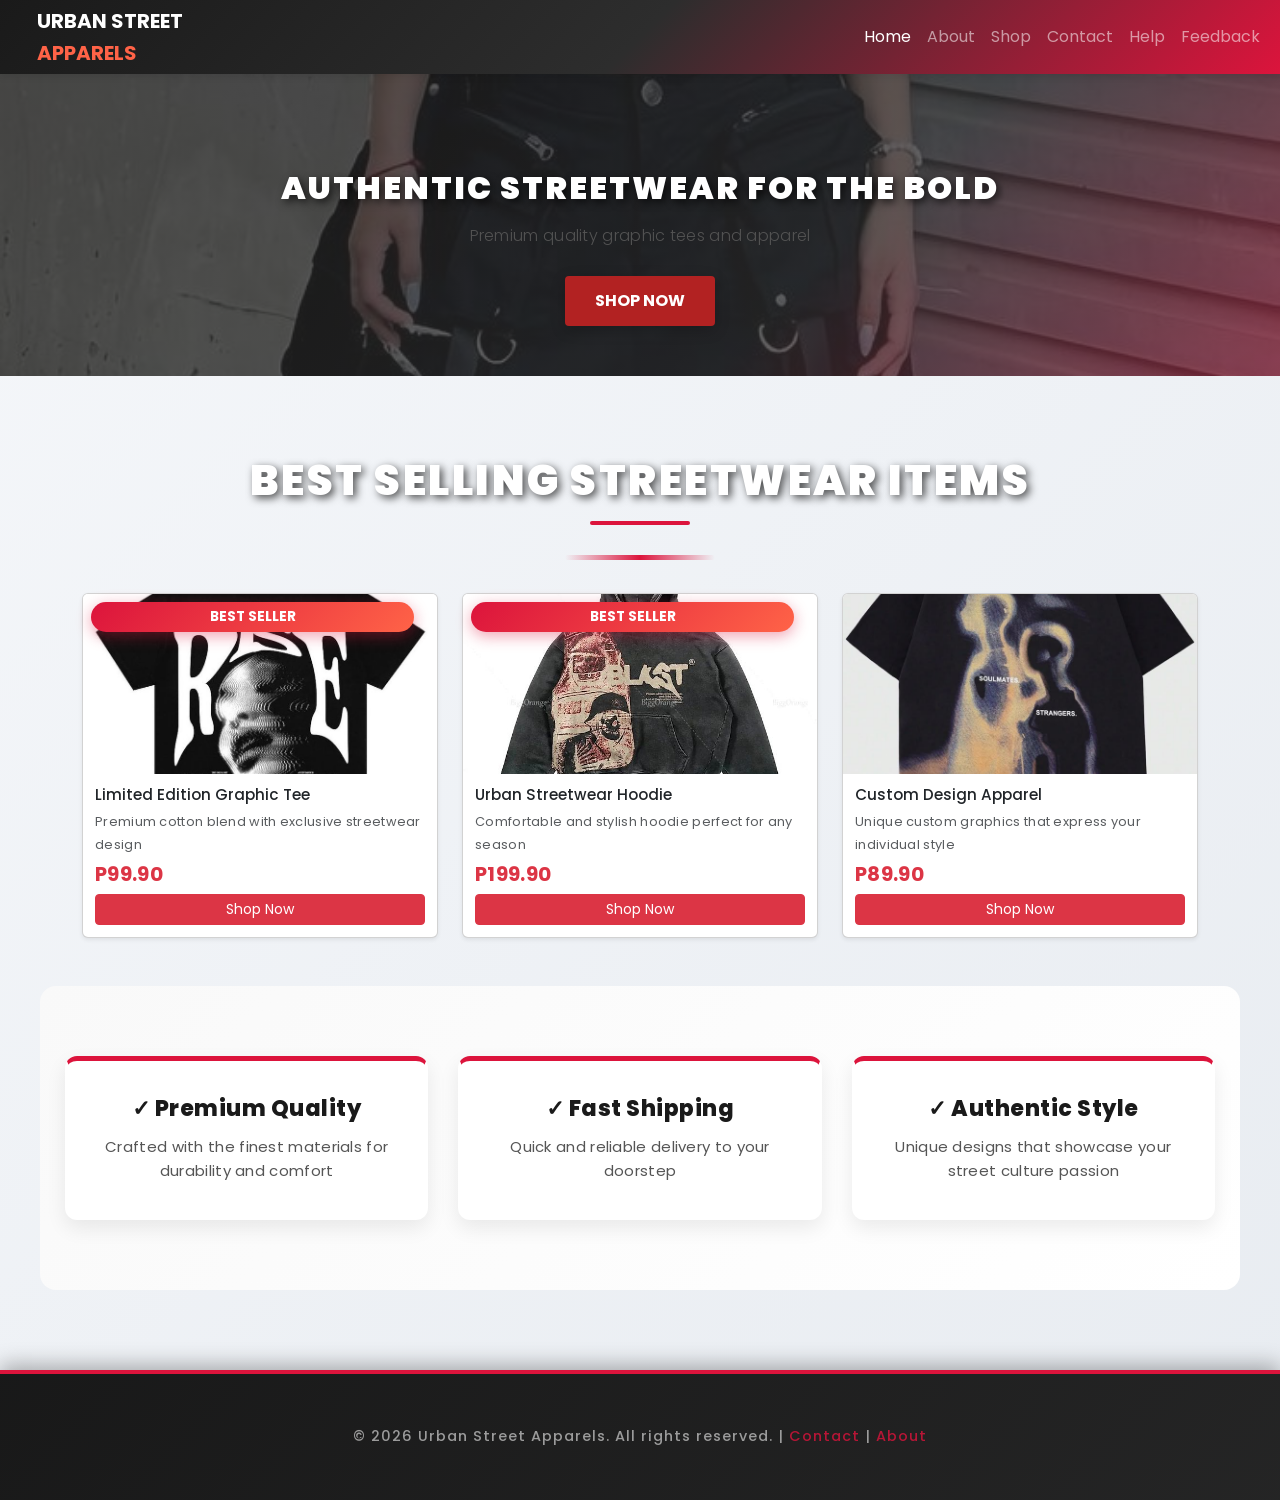
<file: index.html>
<!DOCTYPE html>
<html>
<head>
  <meta charset="UTF-8">
  <meta name="viewport" content="width=device-width, initial-scale=1.0">
  <title>Urban Street Apparels | Authentic Streetwear Brand</title>
  <!-- Bootstrap 5 CSS -->
  <link href="https://cdn.jsdelivr.net/npm/bootstrap@5.3.0/dist/css/bootstrap.min.css" rel="stylesheet">
  <link rel="stylesheet" href="style.css">
  <link rel="stylesheet" href="https://cdnjs.cloudflare.com/ajax/libs/font-awesome/6.4.0/css/all.min.css">
  <link href="https://fonts.googleapis.com/css2?family=Poppins:wght@300;400;600;700;800;900&display=swap" rel="stylesheet">
</head>
<body class="homepage">
  <nav class="navbar navbar-expand-lg navbar-dark sticky-top" style="background: linear-gradient(135deg, #1a1a1a 0%, #2d2d2d 50%, #dc143c 100%);">
    <div class="container-fluid">
      <a class="navbar-brand fw-bold fs-5" href="index.html">
        <span style="color: white;">URBAN STREET</span><br><span style="color: #ff6347;">APPARELS</span>
      </a>
      <button class="navbar-toggler" type="button" data-bs-toggle="collapse" data-bs-target="#navbarNav" aria-controls="navbarNav" aria-expanded="false" aria-label="Toggle navigation">
        <span class="navbar-toggler-icon"></span>
      </button>
      <div class="collapse navbar-collapse" id="navbarNav">
        <ul class="navbar-nav ms-auto">
          <li class="nav-item"><a class="nav-link active" href="index.html">Home</a></li>
          <li class="nav-item"><a class="nav-link" href="about.html">About</a></li>
          <li class="nav-item"><a class="nav-link" href="shop.html">Shop</a></li>
          <li class="nav-item"><a class="nav-link" href="contact.html">Contact</a></li>
          <li class="nav-item"><a class="nav-link" href="faq.html">Help</a></li>
          <li class="nav-item"><a class="nav-link" href="feedback.html">Feedback</a></li>
        </ul>
      </div>
    </div>
  </nav>

  <!-- Hero Section -->
  <section class="hero">
    <div class="hero-content">
      <h2 class="hero-title">AUTHENTIC STREETWEAR FOR THE BOLD</h2>
      <p class="hero-subtitle">Premium quality graphic tees and apparel</p>
      <a href="shop.html" class="hero-btn">SHOP NOW</a>
    </div>
  </section>

  <h2 class="section-title">BEST SELLING STREETWEAR ITEMS</h2>

  <!-- Featured Products -->
  <section class="py-2">
    <div class="container">
      <div class="row g-4">
        <div class="col-md-6 col-lg-4">
          <div class="card h-100 shadow-sm position-relative">
            <span class="badge bg-danger position-absolute top-0 start-0 m-2">Best Seller</span>
            <img src="images/graphic tee 1.jpg" class="card-img-top" alt="Limited Edition Graphic Tee">
            <div class="card-body d-flex flex-column">
              <h5 class="card-title">Limited Edition Graphic Tee</h5>
              <p class="card-text text-muted small">Premium cotton blend with exclusive streetwear design</p>
              <p class="h5 text-danger fw-bold mt-auto mb-2">P99.90</p>
              <button class="btn btn-danger btn-sm">Shop Now</button>
            </div>
          </div>
        </div>
        <div class="col-md-6 col-lg-4">
          <div class="card h-100 shadow-sm position-relative">
            <span class="badge bg-danger position-absolute top-0 start-0 m-2">Best Seller</span>
            <img src="images/hoodie 1.jpg" class="card-img-top" alt="Urban Streetwear Hoodie">
            <div class="card-body d-flex flex-column">
              <h5 class="card-title">Urban Streetwear Hoodie</h5>
              <p class="card-text text-muted small">Comfortable and stylish hoodie perfect for any season</p>
              <p class="h5 text-danger fw-bold mt-auto mb-2">P199.90</p>
              <button class="btn btn-danger btn-sm">Shop Now</button>
            </div>
          </div>
        </div>
        <div class="col-md-6 col-lg-4">
          <div class="card h-100 shadow-sm">
            <img src="images/graphic tee 2.jpg" class="card-img-top" alt="Custom Design Apparel">
            <div class="card-body d-flex flex-column">
              <h5 class="card-title">Custom Design Apparel</h5>
              <p class="card-text text-muted small">Unique custom graphics that express your individual style</p>
              <p class="h5 text-danger fw-bold mt-auto mb-2">P89.90</p>
              <button class="btn btn-danger btn-sm">Shop Now</button>
            </div>
          </div>
        </div>
      </div>
    </div>
  </section>

  <!-- Info Section -->
  <section class="info-section">
    <div class="info-box">
      <h3>✓ Premium Quality</h3>
      <p>Crafted with the finest materials for durability and comfort</p>
    </div>
    <div class="info-box">
      <h3>✓ Fast Shipping</h3>
      <p>Quick and reliable delivery to your doorstep</p>
    </div>
    <div class="info-box">
      <h3>✓ Authentic Style</h3>
      <p>Unique designs that showcase your street culture passion</p>
    </div>
  </section>

  <footer>
    <div class="footer-bottom">
      <p>&copy; 2026 Urban Street Apparels. All rights reserved. | <a href="contact.html">Contact</a> | <a href="about.html">About</a></p>
    </div>
  </footer>
  <!-- Bootstrap JS -->
  <script src="https://cdn.jsdelivr.net/npm/bootstrap@5.3.0/dist/js/bootstrap.bundle.min.js"></script>
</body>
</html>
</file>
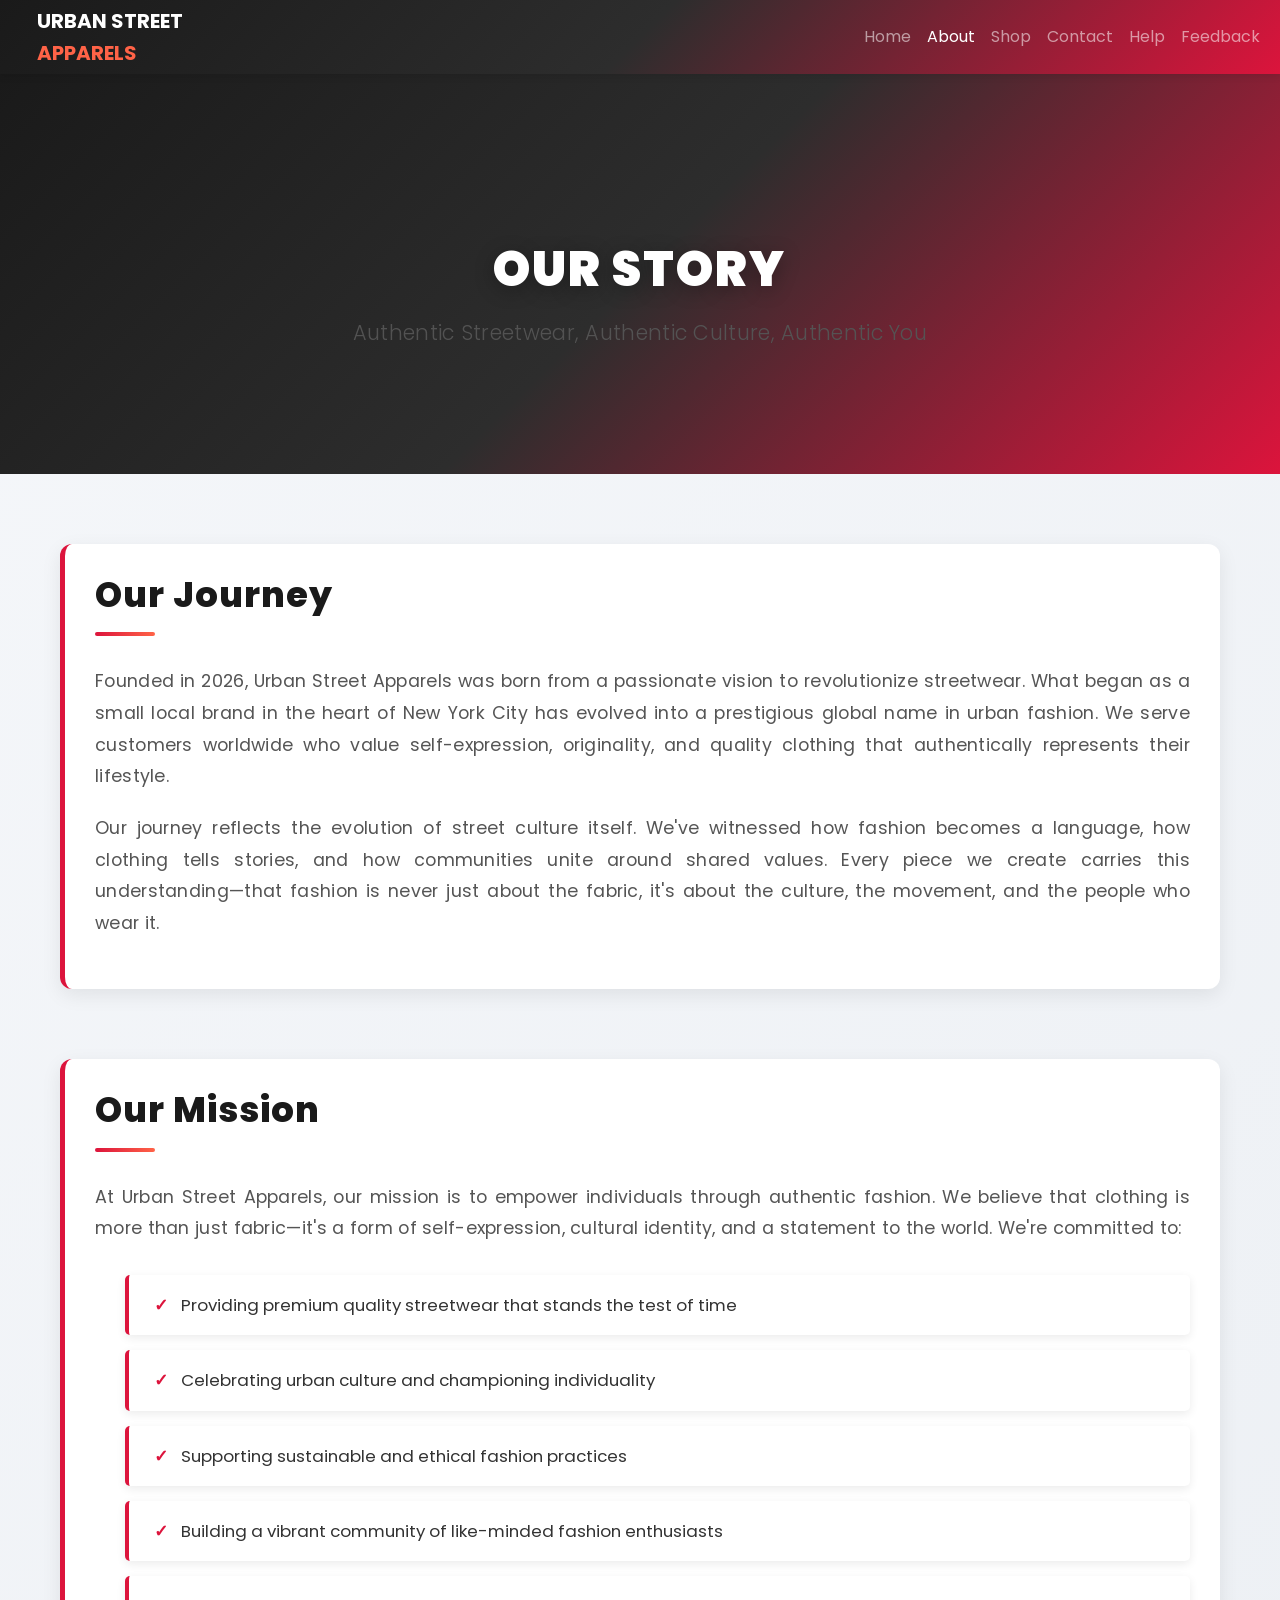
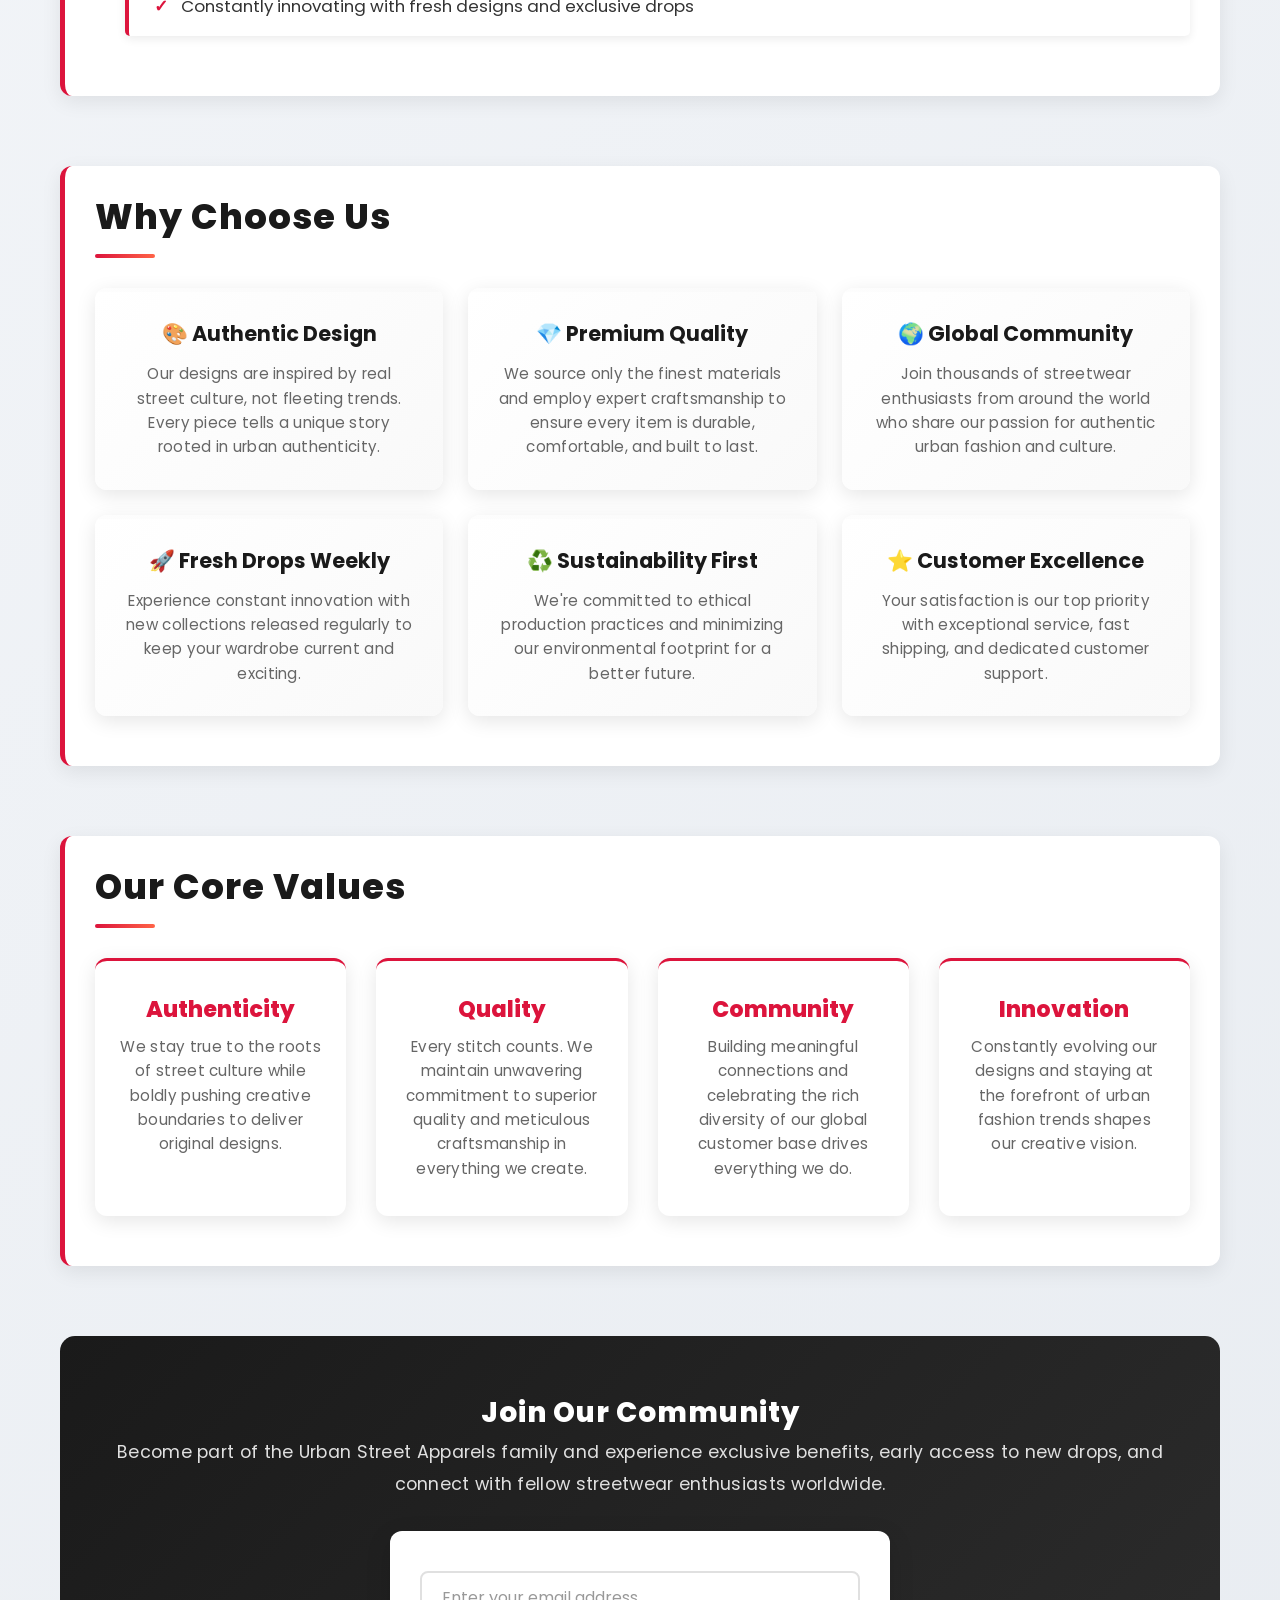
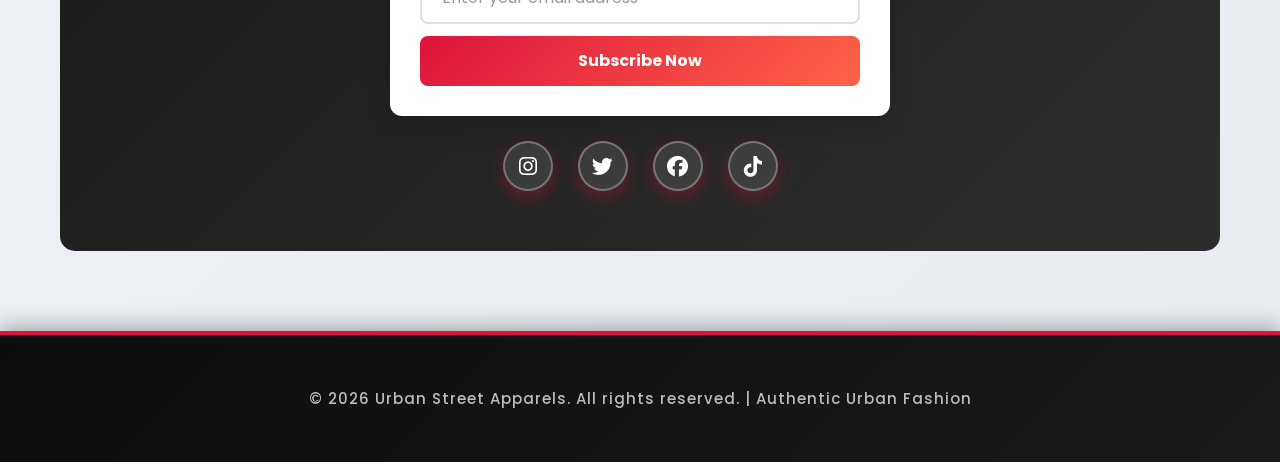
<file: about.html>
<!DOCTYPE html>
<html>
  <head>
    <meta charset="UTF-8">
    <meta name="viewport" content="width=device-width, initial-scale=1.0">
    <title>About Urban Street Apparels | Our Story & Mission</title>
    <!-- Bootstrap 5 CSS -->
    <link href="https://cdn.jsdelivr.net/npm/bootstrap@5.3.0/dist/css/bootstrap.min.css" rel="stylesheet">
    <link rel="stylesheet" href="style.css">
    <link rel="stylesheet" href="https://cdnjs.cloudflare.com/ajax/libs/font-awesome/6.4.0/css/all.min.css">
    <link href="https://fonts.googleapis.com/css2?family=Poppins:wght@300;400;600;700;800;900&display=swap" rel="stylesheet">
    <style>
      /* About Page Specific Styles */
      .about-hero {
        background: linear-gradient(135deg, #1a1a1a 0%, #2d2d2d 50%, #dc143c 100%);
        color: white;
        padding: 80px 20px;
        text-align: center;
        min-height: 400px;
        display: flex;
        align-items: center;
        justify-content: center;
      }

      .about-hero h2 {
        font-size: 3em;
        font-weight: 900;
        letter-spacing: 2px;
        margin-bottom: 15px;
        text-shadow: 0 4px 20px rgba(0, 0, 0, 0.3);
      }

      .about-hero p {
        font-size: 1.3em;
        opacity: 0.95;
        max-width: 600px;
        margin: 0 auto;
        font-weight: 300;
      }

      .about-container {
        max-width: 1200px;
        margin: 0 auto;
        padding: 0 20px;
      }

      .about-section {
        margin: 70px 0;
      }

      .about-section h3 {
        font-size: 2.2em;
        font-weight: 800;
        color: #1a1a1a;
        margin-bottom: 30px;
        position: relative;
        padding-bottom: 20px;
      }

      .about-section h3::after {
        content: '';
        position: absolute;
        bottom: 0;
        left: 0;
        width: 60px;
        height: 4px;
        background: linear-gradient(90deg, #dc143c, #ff6347);
        border-radius: 2px;
      }

      .about-section > p {
        font-size: 1.1em;
        color: #555;
        line-height: 1.8;
        margin-bottom: 20px;
        text-align: justify;
      }

      .mission-list {
        list-style: none;
        padding: 0;
        margin: 30px 0;
      }

      .mission-list li {
        background: white;
        padding: 15px 25px;
        margin-bottom: 15px;
        border-left: 4px solid #dc143c;
        border-radius: 5px;
        font-size: 1.05em;
        color: #333;
        box-shadow: 0 3px 10px rgba(0, 0, 0, 0.08);
        transition: all 0.3s ease;
      }

      .mission-list li:hover {
        transform: translateX(10px);
        box-shadow: 0 5px 15px rgba(220, 20, 60, 0.2);
      }

      .mission-list li::before {
        content: '✓ ';
        color: #dc143c;
        font-weight: 800;
        margin-right: 10px;
      }

      .why-choose-grid {
        display: grid;
        grid-template-columns: repeat(auto-fit, minmax(300px, 1fr));
        gap: 25px;
        margin-top: 30px;
      }

      .why-choose-item {
        background: linear-gradient(135deg, #ffffff, #f9f9f9);
        padding: 30px;
        border-radius: 12px;
        box-shadow: 0 5px 20px rgba(0, 0, 0, 0.1);
        text-align: center;
        transition: all 0.3s ease;
        border-top: 4px solid transparent;
      }

      .why-choose-item:hover {
        transform: translateY(-8px);
        box-shadow: 0 12px 30px rgba(220, 20, 60, 0.2);
        border-top-color: #dc143c;
      }

      .why-choose-item h4 {
        font-size: 1.3em;
        color: #1a1a1a;
        margin-bottom: 15px;
        font-weight: 700;
      }

      .why-choose-item p {
        color: #666;
        font-size: 0.95em;
        line-height: 1.6;
      }

      .values-container {
        display: grid;
        grid-template-columns: repeat(auto-fit, minmax(250px, 1fr));
        gap: 30px;
        margin-top: 30px;
      }

      .value-item {
        background: white;
        padding: 35px 25px;
        border-radius: 12px;
        box-shadow: 0 5px 20px rgba(0, 0, 0, 0.1);
        text-align: center;
        transition: all 0.3s ease;
        position: relative;
        overflow: hidden;
      }

      .value-item::before {
        content: '';
        position: absolute;
        top: 0;
        left: 0;
        right: 0;
        height: 4px;
        background: linear-gradient(90deg, #dc143c, #ff6347);
        transform: translateX(-100%);
        transition: transform 0.3s ease;
      }

      .value-item:hover::before {
        transform: translateX(0);
      }

      .value-item:hover {
        transform: translateY(-5px);
        box-shadow: 0 10px 30px rgba(220, 20, 60, 0.15);
      }

      .value-item h4 {
        font-size: 1.4em;
        color: #dc143c;
        margin-bottom: 12px;
        font-weight: 800;
      }

      .value-item p {
        color: #666;
        font-size: 0.95em;
        line-height: 1.6;
      }

      .community-section {
        background: linear-gradient(135deg, #1a1a1a 0%, #2d2d2d 100%);
        color: white;
        padding: 60px 30px;
        border-radius: 15px;
        text-align: center;
        margin-top: 60px;
      }

      .community-section h3 {
        color: white;
        border-bottom: none;
        padding-bottom: 0;
      }

      .community-section h3::after {
        background: linear-gradient(90deg, #ff6347, #dc143c);
      }

      .community-section p {
        color: #e0e0e0;
        font-size: 1.1em;
        margin-bottom: 30px;
      }

      .social-icons {
        display: flex;
        justify-content: center;
        gap: 25px;
        flex-wrap: wrap;
      }

      .social-icons a {
        width: 50px;
        height: 50px;
        background: rgba(255, 255, 255, 0.1);
        border: 2px solid rgba(255, 255, 255, 0.3);
        border-radius: 50%;
        display: flex;
        align-items: center;
        justify-content: center;
        color: white;
        font-size: 1.3em;
        transition: all 0.3s ease;
      }

      .social-icons a:hover {
        background: #dc143c;
        border-color: #dc143c;
        transform: translateY(-5px);
        box-shadow: 0 8px 20px rgba(220, 20, 60, 0.4);
      }

      .newsletter-box {
        background: white;
        padding: 30px;
        border-radius: 12px;
        max-width: 500px;
        margin: 30px auto 0;
        box-shadow: 0 8px 25px rgba(0, 0, 0, 0.15);
      }

      .newsletter-box input {
        width: 100%;
        padding: 12px 20px;
        border: 2px solid #e0e0e0;
        border-radius: 8px;
        font-size: 1em;
        margin-bottom: 12px;
        transition: all 0.3s ease;
      }

      .newsletter-box input:focus {
        outline: none;
        border-color: #dc143c;
        box-shadow: 0 0 10px rgba(220, 20, 60, 0.2);
      }

      .newsletter-box button {
        width: 100%;
        background: linear-gradient(135deg, #dc143c, #ff6347);
        color: white;
        padding: 12px 20px;
        border: none;
        border-radius: 8px;
        font-weight: 700;
        cursor: pointer;
        transition: all 0.3s ease;
        font-size: 1em;
      }

      .newsletter-box button:hover {
        transform: translateY(-2px);
        box-shadow: 0 6px 15px rgba(220, 20, 60, 0.3);
      }

      @media (max-width: 768px) {
        .about-hero h2 {
          font-size: 2em;
        }

        .about-section h3 {
          font-size: 1.6em;
        }

        .why-choose-grid {
          grid-template-columns: 1fr;
        }

        .values-container {
          grid-template-columns: 1fr;
        }
      }
    </style>
  </head>
  <body>
    <nav class="navbar navbar-expand-lg navbar-dark sticky-top" style="background: linear-gradient(135deg, #1a1a1a 0%, #2d2d2d 50%, #dc143c 100%);">
      <div class="container-fluid">
        <a class="navbar-brand fw-bold fs-5" href="index.html">
          <span style="color: white;">URBAN STREET</span><br><span style="color: #ff6347;">APPARELS</span>
        </a>
        <button class="navbar-toggler" type="button" data-bs-toggle="collapse" data-bs-target="#navbarNav" aria-controls="navbarNav" aria-expanded="false" aria-label="Toggle navigation">
          <span class="navbar-toggler-icon"></span>
        </button>
        <div class="collapse navbar-collapse" id="navbarNav">
          <ul class="navbar-nav ms-auto">
            <li class="nav-item"><a class="nav-link" href="index.html">Home</a></li>
            <li class="nav-item"><a class="nav-link active" href="about.html">About</a></li>
            <li class="nav-item"><a class="nav-link" href="shop.html">Shop</a></li>
            <li class="nav-item"><a class="nav-link" href="contact.html">Contact</a></li>
            <li class="nav-item"><a class="nav-link" href="faq.html">Help</a></li>
            <li class="nav-item"><a class="nav-link" href="feedback.html">Feedback</a></li>
          </ul>
        </div>
      </div>
    </nav>

    <div class="about-hero">
      <div>
        <h2>OUR STORY</h2>
        <p>Authentic Streetwear, Authentic Culture, Authentic You</p>
      </div>
    </div>

    <div class="about-container">
      
      <!-- Story Section -->
      <div class="about-section">
        <h3>Our Journey</h3>
        <p>Founded in 2026, Urban Street Apparels was born from a passionate vision to revolutionize streetwear. What began as a small local brand in the heart of New York City has evolved into a prestigious global name in urban fashion. We serve customers worldwide who value self-expression, originality, and quality clothing that authentically represents their lifestyle.</p>
        <p>Our journey reflects the evolution of street culture itself. We've witnessed how fashion becomes a language, how clothing tells stories, and how communities unite around shared values. Every piece we create carries this understanding—that fashion is never just about the fabric, it's about the culture, the movement, and the people who wear it.</p>
      </div>

      <!-- Mission Section -->
      <div class="about-section">
        <h3>Our Mission</h3>
        <p>At Urban Street Apparels, our mission is to empower individuals through authentic fashion. We believe that clothing is more than just fabric—it's a form of self-expression, cultural identity, and a statement to the world. We're committed to:</p>
        <ul class="mission-list">
          <li>Providing premium quality streetwear that stands the test of time</li>
          <li>Celebrating urban culture and championing individuality</li>
          <li>Supporting sustainable and ethical fashion practices</li>
          <li>Building a vibrant community of like-minded fashion enthusiasts</li>
          <li>Constantly innovating with fresh designs and exclusive drops</li>
        </ul>
      </div>

      <!-- Why Choose Us Section -->
      <div class="about-section">
        <h3>Why Choose Us</h3>
        <div class="why-choose-grid">
          <div class="why-choose-item">
            <h4>🎨 Authentic Design</h4>
            <p>Our designs are inspired by real street culture, not fleeting trends. Every piece tells a unique story rooted in urban authenticity.</p>
          </div>
          <div class="why-choose-item">
            <h4>💎 Premium Quality</h4>
            <p>We source only the finest materials and employ expert craftsmanship to ensure every item is durable, comfortable, and built to last.</p>
          </div>
          <div class="why-choose-item">
            <h4>🌍 Global Community</h4>
            <p>Join thousands of streetwear enthusiasts from around the world who share our passion for authentic urban fashion and culture.</p>
          </div>
          <div class="why-choose-item">
            <h4>🚀 Fresh Drops Weekly</h4>
            <p>Experience constant innovation with new collections released regularly to keep your wardrobe current and exciting.</p>
          </div>
          <div class="why-choose-item">
            <h4>♻️ Sustainability First</h4>
            <p>We're committed to ethical production practices and minimizing our environmental footprint for a better future.</p>
          </div>
          <div class="why-choose-item">
            <h4>⭐ Customer Excellence</h4>
            <p>Your satisfaction is our top priority with exceptional service, fast shipping, and dedicated customer support.</p>
          </div>
        </div>
      </div>

      <!-- Values Section -->
      <div class="about-section">
        <h3>Our Core Values</h3>
        <div class="values-container">
          <div class="value-item">
            <h4>Authenticity</h4>
            <p>We stay true to the roots of street culture while boldly pushing creative boundaries to deliver original designs.</p>
          </div>
          <div class="value-item">
            <h4>Quality</h4>
            <p>Every stitch counts. We maintain unwavering commitment to superior quality and meticulous craftsmanship in everything we create.</p>
          </div>
          <div class="value-item">
            <h4>Community</h4>
            <p>Building meaningful connections and celebrating the rich diversity of our global customer base drives everything we do.</p>
          </div>
          <div class="value-item">
            <h4>Innovation</h4>
            <p>Constantly evolving our designs and staying at the forefront of urban fashion trends shapes our creative vision.</p>
          </div>
        </div>
      </div>

      <!-- Community Section -->
      <div class="community-section">
        <h3>Join Our Community</h3>
        <p>Become part of the Urban Street Apparels family and experience exclusive benefits, early access to new drops, and connect with fellow streetwear enthusiasts worldwide.</p>
        
        <div class="newsletter-box">
          <input type="email" placeholder="Enter your email address" required>
          <button type="submit">Subscribe Now</button>
        </div>

        <div class="social-icons">
          <a href="https://www.instagram.com/urbanstreetapparels_bw" target="_blank" title="Instagram">
            <i class="fab fa-instagram"></i>
          </a>
          <a href="https://www.twitter.com/urbanstreetapparels_bw" target="_blank" title="Twitter">
            <i class="fab fa-twitter"></i>
          </a>
          <a href="https://www.facebook.com/urbanstreetapparels_bw" target="_blank" title="Facebook">
            <i class="fab fa-facebook"></i>
          </a>
          <a href="https://www.tiktok.com/@urbanstreetapparels_bw" target="_blank" title="TikTok">
            <i class="fab fa-tiktok"></i>
          </a>
        </div>
      </div>

    </div>

    <footer>
      <p>&copy; 2026 Urban Street Apparels. All rights reserved. | Authentic Urban Fashion</p>
    </footer>
  <!-- Bootstrap JS -->
  <script src="https://cdn.jsdelivr.net/npm/bootstrap@5.3.0/dist/js/bootstrap.bundle.min.js"></script>
</html>
</file>
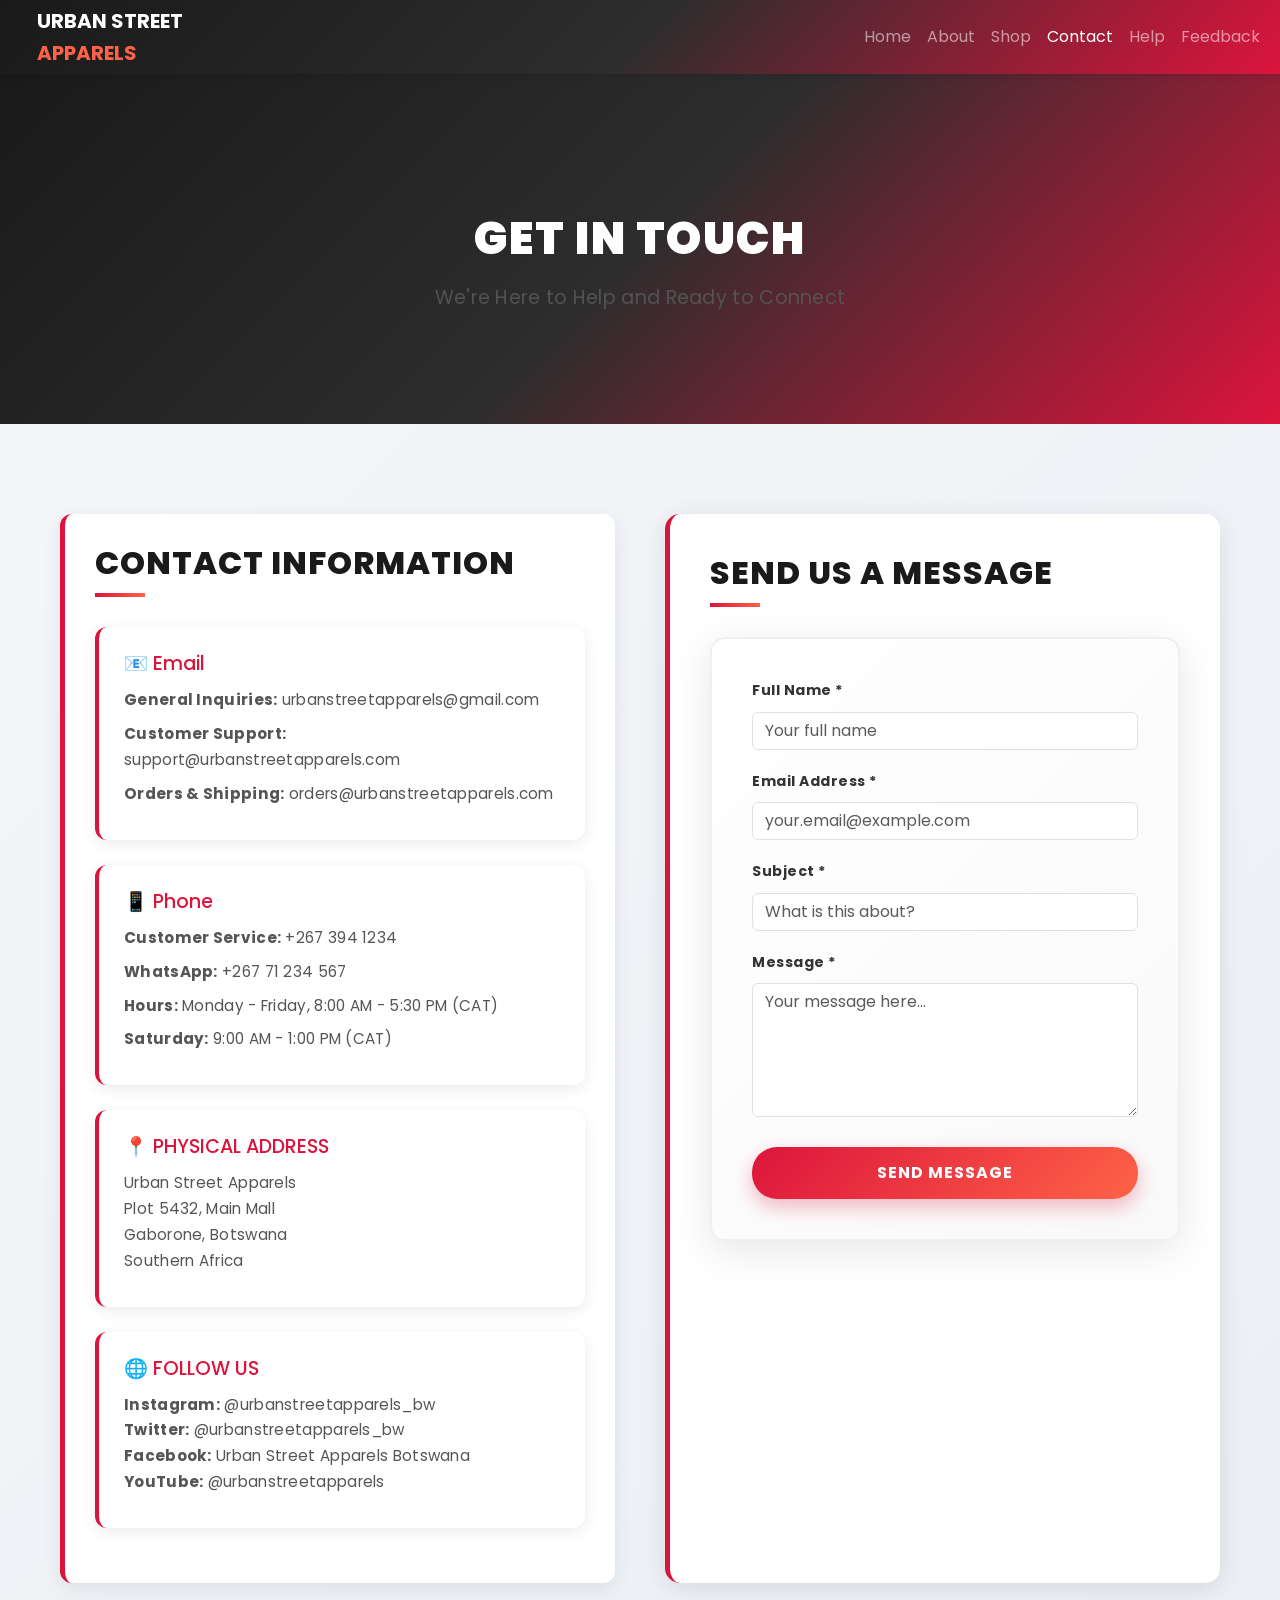
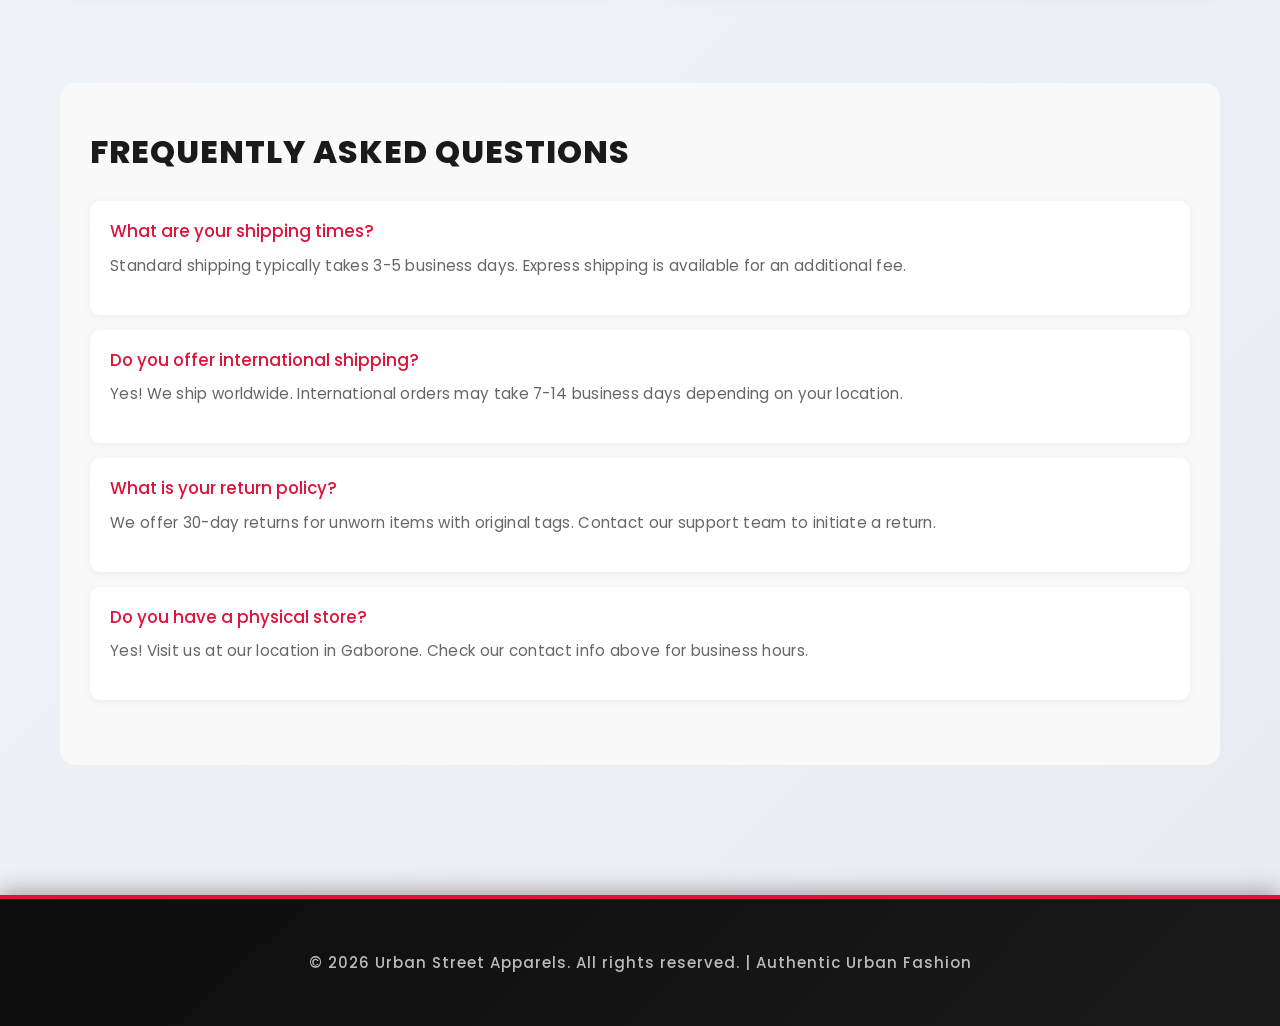
<file: contact.html>
<!DOCTYPE html>
<html>
<head>
  <meta charset="UTF-8">
  <meta name="viewport" content="width=device-width, initial-scale=1.0">
  <title>Contact Us - Urban Street Apparels | Get in Touch</title>
  <!-- Bootstrap 5 CSS -->
  <link href="https://cdn.jsdelivr.net/npm/bootstrap@5.3.0/dist/css/bootstrap.min.css" rel="stylesheet">
  <link rel="stylesheet" href="style.css">
  <link rel="stylesheet" href="https://cdnjs.cloudflare.com/ajax/libs/font-awesome/6.4.0/css/all.min.css">
  <link href="https://fonts.googleapis.com/css2?family=Poppins:wght@300;400;600;700;800;900&display=swap" rel="stylesheet">
  <style>
    /* Contact Page Styles */
    .contact-hero {
      background: linear-gradient(135deg, #1a1a1a 0%, #2d2d2d 50%, #dc143c 100%);
      color: white;
      padding: 70px 20px;
      text-align: center;
      min-height: 350px;
      display: flex;
      align-items: center;
      justify-content: center;
    }

    .contact-hero h2 {
      font-size: 2.8em;
      font-weight: 900;
      letter-spacing: 1.5px;
      margin-bottom: 15px;
    }

    .contact-container {
      max-width: 1200px;
      margin: 0 auto;
      padding: 50px 20px;
    }

    .contact-content {
      display: grid;
      grid-template-columns: 1fr 1fr;
      gap: 50px;
      margin-bottom: 60px;
    }

    .contact-info-section h3,
    .contact-form-section h3 {
      font-size: 2em;
      font-weight: 800;
      color: #1a1a1a;
      margin-bottom: 30px;
      position: relative;
      padding-bottom: 15px;
    }

    .contact-info-section h3::after,
    .contact-form-section h3::after {
      content: '';
      position: absolute;
      bottom: 0;
      left: 0;
      width: 50px;
      height: 4px;
      background: linear-gradient(90deg, #dc143c, #ff6347);
    }

    .contact-item {
      background: white;
      padding: 25px;
      margin-bottom: 25px;
      border-radius: 12px;
      box-shadow: 0 4px 15px rgba(0, 0, 0, 0.08);
      border-left: 4px solid #dc143c;
      transition: all 0.3s ease;
    }

    .contact-item:hover {
      transform: translateX(5px);
      box-shadow: 0 8px 25px rgba(220, 20, 60, 0.15);
    }

    .contact-item h4 {
      color: #dc143c;
      font-size: 1.2em;
      margin-bottom: 12px;
    }

    .contact-item p {
      color: #555;
      font-size: 0.95em;
      line-height: 1.7;
      margin: 8px 0;
    }

    .contact-form-section {
      background: white;
      padding: 40px;
      border-radius: 15px;
      box-shadow: 0 5px 25px rgba(0, 0, 0, 0.1);
    }

    .form-group {
      margin-bottom: 25px;
    }

    .form-group label {
      display: block;
      font-weight: 600;
      color: #1a1a1a;
      margin-bottom: 8px;
      font-size: 0.95em;
    }

    .form-group input,
    .form-group textarea {
      width: 100%;
      padding: 12px 15px;
      border: 2px solid #e0e0e0;
      border-radius: 8px;
      font-family: 'Poppins', sans-serif;
      font-size: 0.95em;
      transition: all 0.3s ease;
    }

    .form-group input:focus,
    .form-group textarea:focus {
      outline: none;
      border-color: #dc143c;
      box-shadow: 0 0 12px rgba(220, 20, 60, 0.2);
    }

    .form-group textarea {
      resize: vertical;
      min-height: 140px;
    }

    .contact-submit-btn {
      width: 100%;
      background: linear-gradient(135deg, #dc143c, #ff6347);
      color: white;
      padding: 14px 20px;
      border: none;
      border-radius: 8px;
      font-weight: 700;
      cursor: pointer;
      font-size: 1em;
      transition: all 0.3s ease;
    }

    .contact-submit-btn:hover {
      transform: translateY(-2px);
      box-shadow: 0 8px 20px rgba(220, 20, 60, 0.3);
    }

    .contact-faq {
      background: #f9f9f9;
      padding: 50px 30px;
      border-radius: 15px;
      max-width: 100%;
    }

    .contact-faq h3 {
      font-size: 2em;
      font-weight: 800;
      color: #1a1a1a;
      margin-bottom: 30px;
    }

    .faq-item {
      background: white;
      padding: 20px;
      margin-bottom: 15px;
      border-radius: 10px;
      box-shadow: 0 2px 10px rgba(0, 0, 0, 0.05);
    }

    .faq-item h4 {
      color: #dc143c;
      font-size: 1.05em;
      margin-bottom: 10px;
    }

    .faq-item p {
      color: #666;
      font-size: 0.95em;
    }

    @media (max-width: 768px) {
      .contact-content {
        grid-template-columns: 1fr;
        gap: 30px;
      }

      .contact-form-section {
        padding: 25px;
      }

      .contact-hero h2 {
        font-size: 1.8em;
      }
    }
  </style>
</head>
<body>
  <nav class="navbar navbar-expand-lg navbar-dark sticky-top" style="background: linear-gradient(135deg, #1a1a1a 0%, #2d2d2d 50%, #dc143c 100%);">
    <div class="container-fluid">
      <a class="navbar-brand fw-bold fs-5" href="index.html">
        <span style="color: white;">URBAN STREET</span><br><span style="color: #ff6347;">APPARELS</span>
      </a>
      <button class="navbar-toggler" type="button" data-bs-toggle="collapse" data-bs-target="#navbarNav" aria-controls="navbarNav" aria-expanded="false" aria-label="Toggle navigation">
        <span class="navbar-toggler-icon"></span>
      </button>
      <div class="collapse navbar-collapse" id="navbarNav">
        <ul class="navbar-nav ms-auto">
          <li class="nav-item"><a class="nav-link" href="index.html">Home</a></li>
          <li class="nav-item"><a class="nav-link" href="about.html">About</a></li>
          <li class="nav-item"><a class="nav-link" href="shop.html">Shop</a></li>
          <li class="nav-item"><a class="nav-link active" href="contact.html">Contact</a></li>
          <li class="nav-item"><a class="nav-link" href="faq.html">Help</a></li>
          <li class="nav-item"><a class="nav-link" href="feedback.html">Feedback</a></li>
        </ul>
      </div>
    </div>
  </nav>

  <div class="contact-hero">
    <div>
      <h2>GET IN TOUCH</h2>
      <p style="font-size: 1.2em; opacity: 0.95;">We're Here to Help and Ready to Connect</p>
    </div>
  </div>

  <div class="contact-container">
    <div class="contact-content">
      <div class="contact-info-section">
        <h3>CONTACT INFORMATION</h3>

        <div class="contact-item">
          <h4>📧 Email</h4>
          <p><strong>General Inquiries:</strong> urbanstreetapparels@gmail.com</p>
          <p><strong>Customer Support:</strong> support@urbanstreetapparels.com</p>
          <p><strong>Orders & Shipping:</strong> orders@urbanstreetapparels.com</p>
        </div>

        <div class="contact-item">
          <h4>📱 Phone</h4>
          <p><strong>Customer Service:</strong> +267 394 1234</p>
          <p><strong>WhatsApp:</strong> +267 71 234 567</p>
          <p><strong>Hours:</strong> Monday - Friday, 8:00 AM - 5:30 PM (CAT)</p>
          <p><strong>Saturday:</strong> 9:00 AM - 1:00 PM (CAT)</p>
        </div>

        <div class="contact-item">
          <h4>📍 PHYSICAL ADDRESS</h4>
          <p>Urban Street Apparels<br>
          Plot 5432, Main Mall<br>
          Gaborone, Botswana<br>
          Southern Africa</p>
        </div>

        <div class="contact-item">
          <h4>🌐 FOLLOW US</h4>
          <p><strong>Instagram:</strong> @urbanstreetapparels_bw<br>
          <strong>Twitter:</strong> @urbanstreetapparels_bw<br>
          <strong>Facebook:</strong> Urban Street Apparels Botswana<br>
          <strong>YouTube:</strong> @urbanstreetapparels</p>
        </div>
      </div>

      <div class="contact-form-section">
        <h3>SEND US A MESSAGE</h3>
        <form class="contact-form">
          <div class="mb-3">
            <label for="name" class="form-label">Full Name *</label>
            <input type="text" class="form-control" id="name" name="name" required placeholder="Your full name">
          </div>

          <div class="mb-3">
            <label for="email" class="form-label">Email Address *</label>
            <input type="email" class="form-control" id="email" name="email" required placeholder="your.email@example.com">
          </div>

          <div class="mb-3">
            <label for="subject" class="form-label">Subject *</label>
            <input type="text" class="form-control" id="subject" name="subject" required placeholder="What is this about?">
          </div>

          <div class="mb-3">
            <label for="message" class="form-label">Message *</label>
            <textarea class="form-control" id="message" name="message" rows="5" required placeholder="Your message here..."></textarea>
          </div>

          <button type="submit" class="btn btn-danger btn-lg w-100">Send Message</button>
        </form>
      </div>
    </div>

    <div class="contact-faq">
      <h3>FREQUENTLY ASKED QUESTIONS</h3>
      <div class="faq-item">
        <h4>What are your shipping times?</h4>
        <p>Standard shipping typically takes 3-5 business days. Express shipping is available for an additional fee.</p>
      </div>
      <div class="faq-item">
        <h4>Do you offer international shipping?</h4>
        <p>Yes! We ship worldwide. International orders may take 7-14 business days depending on your location.</p>
      </div>
      <div class="faq-item">
        <h4>What is your return policy?</h4>
        <p>We offer 30-day returns for unworn items with original tags. Contact our support team to initiate a return.</p>
      </div>
      <div class="faq-item">
        <h4>Do you have a physical store?</h4>
        <p>Yes! Visit us at our location in Gaborone. Check our contact info above for business hours.</p>
      </div>
    </div>
  </div>

  <footer>
    <p>&copy; 2026 Urban Street Apparels. All rights reserved. | Authentic Urban Fashion</p>
  </footer>
  <!-- Bootstrap JS -->
  <script src="https://cdn.jsdelivr.net/npm/bootstrap@5.3.0/dist/js/bootstrap.bundle.min.js"></script>
</body>
</html>
</file>
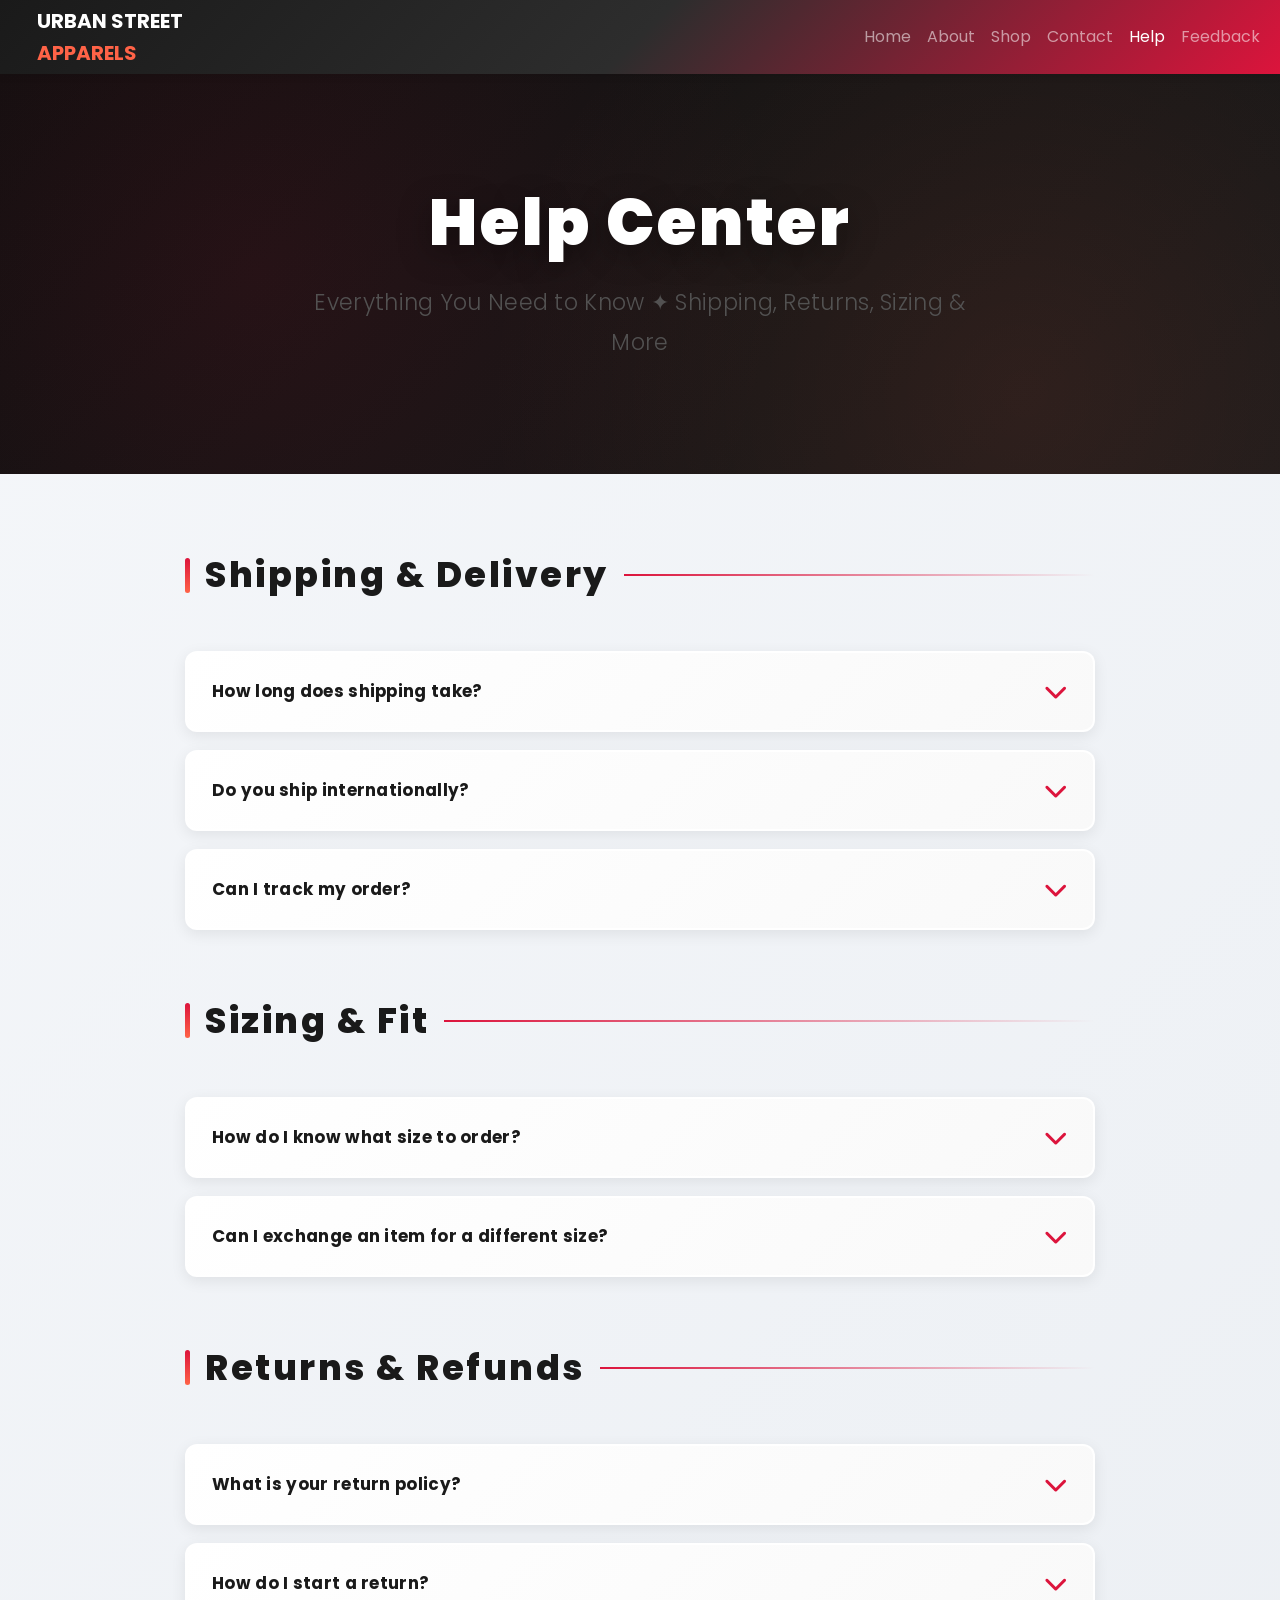
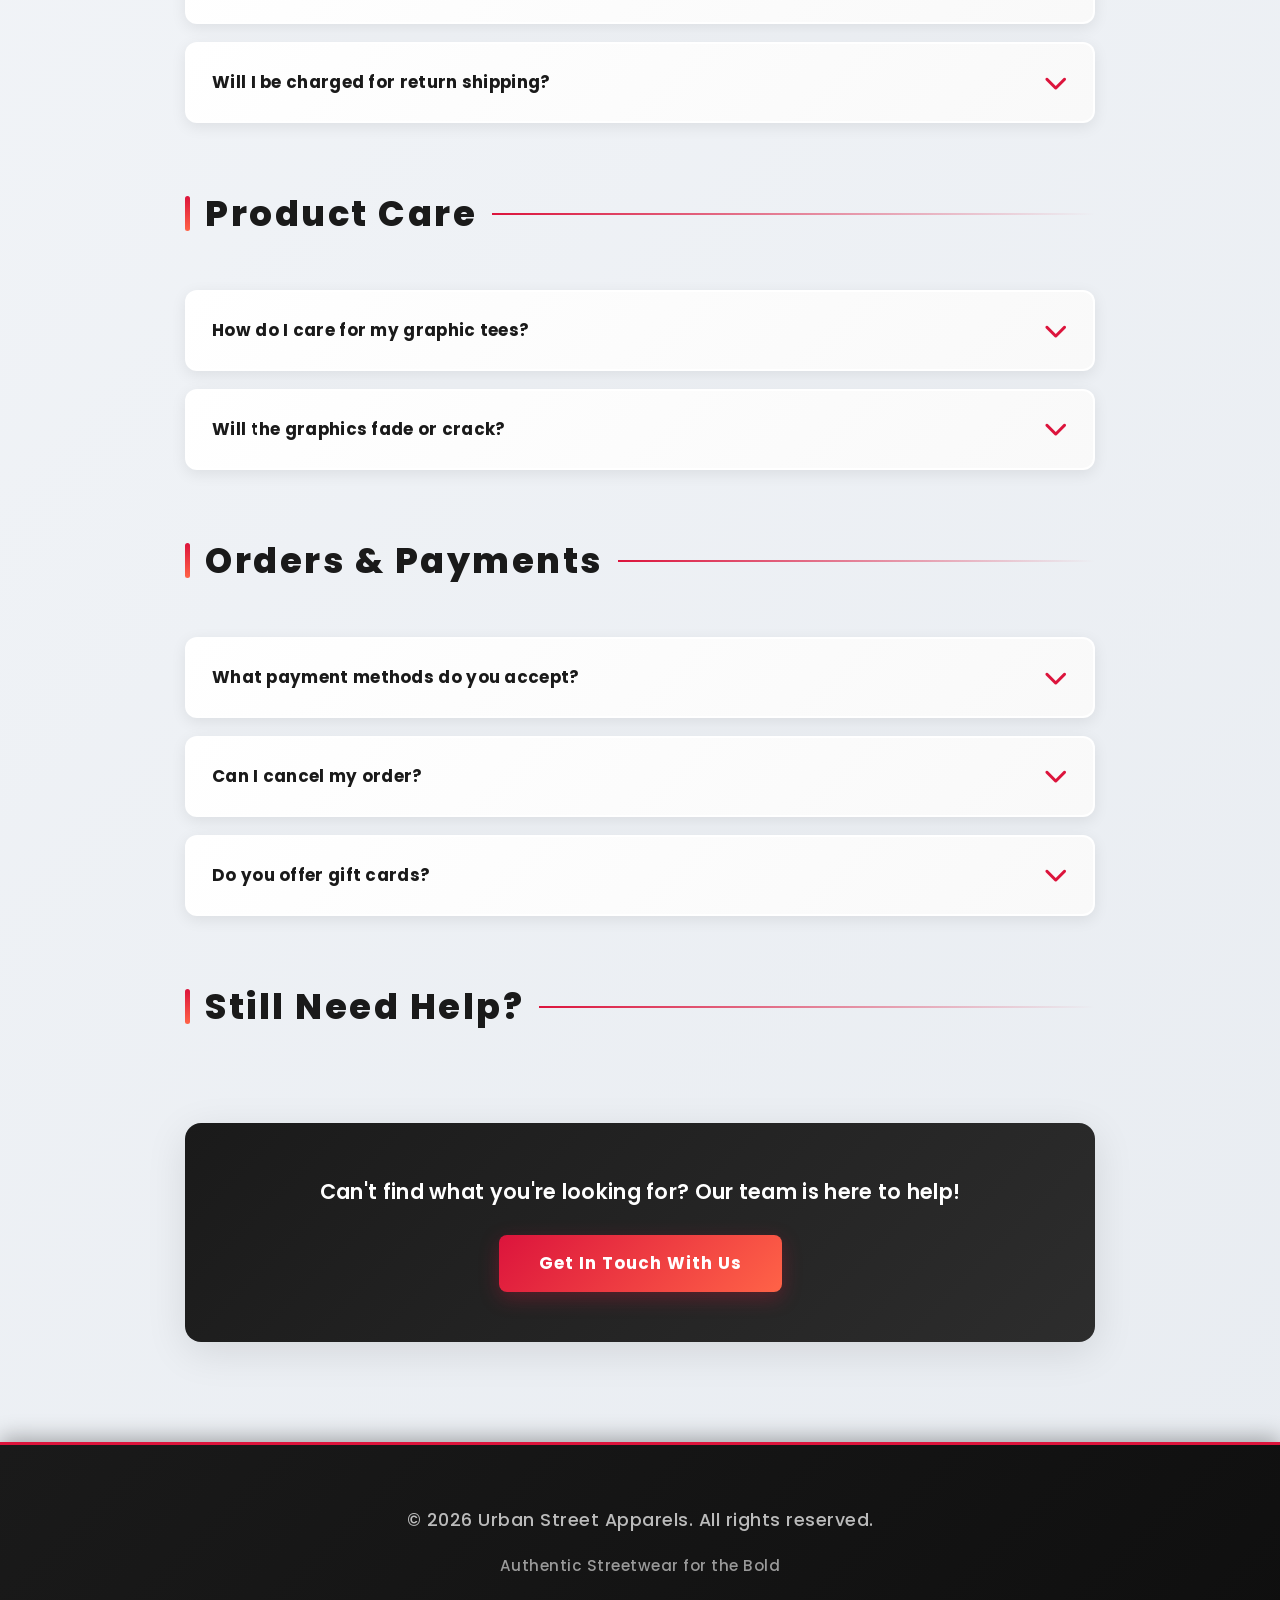
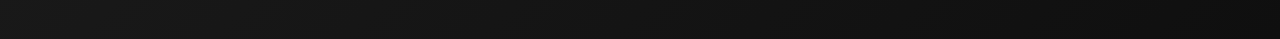
<file: faq.html>
<!DOCTYPE html>
<html>
<head>
  <meta charset="UTF-8">
  <meta name="viewport" content="width=device-width, initial-scale=1.0">
  <title>Help Center | Urban Street Apparels - Shipping, Returns & Support</title>
  <!-- Bootstrap 5 CSS -->
  <link href="https://cdn.jsdelivr.net/npm/bootstrap@5.3.0/dist/css/bootstrap.min.css" rel="stylesheet">
  <link rel="stylesheet" href="style.css">
  <link rel="stylesheet" href="https://cdnjs.cloudflare.com/ajax/libs/font-awesome/6.4.0/css/all.min.css">
  <link href="https://fonts.googleapis.com/css2?family=Poppins:wght@300;400;600;700;800;900&display=swap" rel="stylesheet">
  <style>
    /* FAQ Page Specific Styles */
    .faq-hero {
      background: linear-gradient(135deg, #0f0f0f 0%, #1a1a1a 25%, #dc143c 75%, #ff6347 100%);
      background-size: 400% 400%;
      animation: gradientShift 15s ease infinite;
      color: white;
      padding: 100px 20px;
      text-align: center;
      min-height: 400px;
      display: flex;
      align-items: center;
      justify-content: center;
      position: relative;
      overflow: hidden;
    }

    .faq-hero::before {
      content: '';
      position: absolute;
      top: 0;
      left: 0;
      right: 0;
      bottom: 0;
      background: radial-gradient(circle at 20% 50%, rgba(220, 20, 60, 0.1) 0%, transparent 50%),
                  radial-gradient(circle at 80% 80%, rgba(255, 99, 71, 0.1) 0%, transparent 50%);
      pointer-events: none;
    }

    .faq-hero > div {
      position: relative;
      z-index: 1;
    }

    @keyframes gradientShift {
      0% { background-position: 0% 50%; }
      50% { background-position: 100% 50%; }
      100% { background-position: 0% 50%; }
    }

    .faq-hero h1 {
      font-size: 4em;
      font-weight: 900;
      letter-spacing: 3px;
      margin-bottom: 20px;
      text-shadow: 0 8px 32px rgba(0, 0, 0, 0.4);
      animation: slideDown 0.8s ease-out;
    }

    @keyframes slideDown {
      from {
        opacity: 0;
        transform: translateY(-30px);
      }
      to {
        opacity: 1;
        transform: translateY(0);
      }
    }

    .faq-hero p {
      font-size: 1.4em;
      opacity: 0.95;
      max-width: 700px;
      margin: 0 auto;
      font-weight: 300;
      animation: fadeIn 1s ease-out 0.2s backwards;
    }

    @keyframes fadeIn {
      from { opacity: 0; }
      to { opacity: 1; }
    }

    .faq-container {
      max-width: 950px;
      margin: 80px auto;
      padding: 0 20px;
    }

    .faq-section {
      margin-bottom: 70px;
      animation: fadeInUp 0.6s ease-out backwards;
    }

    @keyframes fadeInUp {
      from {
        opacity: 0;
        transform: translateY(30px);
      }
      to {
        opacity: 1;
        transform: translateY(0);
      }
    }

    .faq-section-title {
      font-size: 2.2em;
      font-weight: 800;
      color: var(--primary-color);
      margin-bottom: 40px;
      position: relative;
      padding-bottom: 15px;
      display: flex;
      align-items: center;
      gap: 15px;
    }

    .faq-section-title::before {
      content: '';
      width: 5px;
      height: 35px;
      background: linear-gradient(180deg, var(--accent-color) 0%, var(--accent-light) 100%);
      border-radius: 3px;
    }

    .faq-section-title::after {
      content: '';
      flex: 1;
      height: 2px;
      background: linear-gradient(90deg, var(--accent-color) 0%, transparent 100%);
    }

    .faq-item {
      margin-bottom: 18px;
      background: white;
      border-radius: 12px;
      overflow: hidden;
      box-shadow: 0 4px 15px rgba(0, 0, 0, 0.08);
      transition: all 0.4s cubic-bezier(0.4, 0, 0.2, 1);
      border: 2px solid transparent;
      transform: translateY(0);
    }

    .faq-item:hover {
      box-shadow: 0 12px 35px rgba(220, 20, 60, 0.15);
      transform: translateY(-4px);
      border-color: var(--accent-color);
    }

    .faq-item.active {
      box-shadow: 0 12px 35px rgba(220, 20, 60, 0.2);
      border-color: var(--accent-color);
    }

    .faq-question {
      padding: 25px;
      cursor: pointer;
      display: flex;
      justify-content: space-between;
      align-items: center;
      font-weight: 700;
      color: var(--primary-color);
      background: linear-gradient(135deg, #ffffff 0%, #f9f9f9 100%);
      transition: all 0.3s ease;
      font-size: 1.05em;
      letter-spacing: 0.3px;
    }

    .faq-question:hover {
      background: linear-gradient(135deg, #f5f5f5 0%, #efefef 100%);
    }

    .faq-item.active .faq-question {
      background: linear-gradient(135deg, var(--accent-color), var(--accent-light));
      color: white;
    }

    .faq-question span {
      flex: 1;
      text-align: left;
    }

    .faq-icon {
      color: var(--accent-color);
      font-size: 1.4em;
      transition: all 0.4s cubic-bezier(0.4, 0, 0.2, 1);
      margin-left: 20px;
      flex-shrink: 0;
    }

    .faq-item.active .faq-icon {
      transform: rotate(180deg);
      color: white;
    }

    .faq-answer {
      padding: 0 25px;
      max-height: 0;
      overflow: hidden;
      transition: all 0.4s cubic-bezier(0.4, 0, 0.2, 1);
      color: #444;
      line-height: 1.9;
      font-size: 1.01em;
    }

    .faq-item.active .faq-answer {
      padding: 25px;
      max-height: 600px;
      background: #fafafa;
    }

    .faq-answer p {
      margin: 0;
    }

    .faq-support-box {
      background: linear-gradient(135deg, var(--primary-color) 0%, #2d2d2d 100%);
      padding: 50px 30px;
      border-radius: 16px;
      text-align: center;
      box-shadow: 0 10px 40px rgba(0, 0, 0, 0.1);
      animation: fadeInUp 0.8s ease-out backwards;
      margin-top: 80px;
    }

    .faq-support-box p {
      color: white;
      font-size: 1.3em;
      margin-bottom: 25px;
      font-weight: 600;
    }

    .faq-support-box a {
      display: inline-block;
      background: linear-gradient(135deg, var(--accent-color), var(--accent-light));
      color: white;
      padding: 15px 40px;
      text-decoration: none;
      border-radius: 8px;
      font-weight: 700;
      transition: all 0.4s ease;
      box-shadow: 0 6px 20px rgba(220, 20, 60, 0.3);
      letter-spacing: 1px;
      font-size: 1.05em;
    }

    .faq-support-box a:hover {
      transform: translateY(-3px);
      box-shadow: 0 10px 30px rgba(220, 20, 60, 0.5);
    }

    footer {
      background: linear-gradient(135deg, var(--primary-color) 0%, #0f0f0f 100%);
      color: white;
      padding: 50px 20px;
      text-align: center;
      margin-top: 100px;
      border-top: 3px solid var(--accent-color);
    }

    footer p {
      margin: 10px 0;
      font-weight: 500;
      letter-spacing: 0.5px;
    }

    footer p:first-child {
      font-size: 1.1em;
      margin-bottom: 15px;
    }

    footer p:last-child {
      opacity: 0.8;
      font-size: 0.95em;
    }

    /* Responsive Design */
    @media (max-width: 768px) {
      .faq-hero h1 {
        font-size: 2.5em;
      }

      .faq-hero p {
        font-size: 1.1em;
      }

      .faq-section-title {
        font-size: 1.6em;
      }

      .faq-question {
        padding: 18px;
        font-size: 1em;
      }

      .faq-answer {
        padding: 0 18px;
      }

      .faq-item.active .faq-answer {
        padding: 18px;
      }
    }
  </style>
</head>
<body>
  <nav class="navbar navbar-expand-lg navbar-dark sticky-top" style="background: linear-gradient(135deg, #1a1a1a 0%, #2d2d2d 50%, #dc143c 100%);">
    <div class="container-fluid">
      <a class="navbar-brand fw-bold fs-5" href="index.html">
        <span style="color: white;">URBAN STREET</span><br><span style="color: #ff6347;">APPARELS</span>
      </a>
      <button class="navbar-toggler" type="button" data-bs-toggle="collapse" data-bs-target="#navbarNav" aria-controls="navbarNav" aria-expanded="false" aria-label="Toggle navigation">
        <span class="navbar-toggler-icon"></span>
      </button>
      <div class="collapse navbar-collapse" id="navbarNav">
        <ul class="navbar-nav ms-auto">
          <li class="nav-item"><a class="nav-link" href="index.html">Home</a></li>
          <li class="nav-item"><a class="nav-link" href="about.html">About</a></li>
          <li class="nav-item"><a class="nav-link" href="shop.html">Shop</a></li>
          <li class="nav-item"><a class="nav-link" href="contact.html">Contact</a></li>
          <li class="nav-item"><a class="nav-link active" href="faq.html">Help</a></li>
          <li class="nav-item"><a class="nav-link" href="feedback.html">Feedback</a></li>
        </ul>
      </div>
    </div>
  </nav>

  <!-- Hero Section -->
  <section class="faq-hero">
    <div>
      <h1>Help Center</h1>
      <p>Everything You Need to Know ✦ Shipping, Returns, Sizing & More</p>
    </div>
  </section>

  <div class="faq-container">
    <!-- Shipping & Delivery Section -->
    <section class="faq-section">
      <h2 class="faq-section-title">Shipping & Delivery</h2>
      
      <div class="faq-item">
        <div class="faq-question">
          <span>How long does shipping take?</span>
          <i class="fas fa-chevron-down faq-icon"></i>
        </div>
        <div class="faq-answer">
          <p>We offer standard shipping (5-7 business days) and express shipping (2-3 business days). Delivery times start from the order processing date, which is typically 1 business day. Weekend and holiday delays may apply.</p>
        </div>
      </div>

      <div class="faq-item">
        <div class="faq-question">
          <span>Do you ship internationally?</span>
          <i class="fas fa-chevron-down faq-icon"></i>
        </div>
        <div class="faq-answer">
          <p>Yes, we ship to over 50 countries worldwide. International shipping typically takes 10-15 business days. Customs fees and import duties may apply depending on your country.</p>
        </div>
      </div>

      <div class="faq-item">
        <div class="faq-question">
          <span>Can I track my order?</span>
          <i class="fas fa-chevron-down faq-icon"></i>
        </div>
        <div class="faq-answer">
          <p>Yes! You'll receive a tracking number via email once your order ships. You can use this number to track your package in real-time on the carrier's website.</p>
        </div>
      </div>
    </section>

    <!-- Sizing & Fit Section -->
    <section class="faq-section">
      <h2 class="faq-section-title">Sizing & Fit</h2>
      
      <div class="faq-item">
        <div class="faq-question">
          <span>How do I know what size to order?</span>
          <i class="fas fa-chevron-down faq-icon"></i>
        </div>
        <div class="faq-answer">
          <p>Check our detailed size chart on each product page. Our streetwear collection runs true to size, though some vintage-inspired pieces have a relaxed fit. Customer reviews also include sizing feedback.</p>
        </div>
      </div>

      <div class="faq-item">
        <div class="faq-question">
          <span>Can I exchange an item for a different size?</span>
          <i class="fas fa-chevron-down faq-icon"></i>
        </div>
        <div class="faq-answer">
          <p>Absolutely! If you receive the wrong size, contact our customer service within 30 days. We'll arrange a free size exchange. Just keep the item unworn with original tags.</p>
        </div>
      </div>
    </section>

    <!-- Returns & Refunds Section -->
    <section class="faq-section">
      <h2 class="faq-section-title">Returns & Refunds</h2>
      
      <div class="faq-item">
        <div class="faq-question">
          <span>What is your return policy?</span>
          <i class="fas fa-chevron-down faq-icon"></i>
        </div>
        <div class="faq-answer">
          <p>We offer a 30-day return policy. Items must be unworn, unwashed, with original tags attached, and in original packaging. Sale items and clearance products are final sale.</p>
        </div>
      </div>

      <div class="faq-item">
        <div class="faq-question">
          <span>How do I start a return?</span>
          <i class="fas fa-chevron-down faq-icon"></i>
        </div>
        <div class="faq-answer">
          <p>Log into your account and go to "My Orders". Select the item you want to return and click "Request Return". Print the prepaid shipping label and drop off your package at any shipping location. Your refund will be processed 5-7 days after we receive it.</p>
        </div>
      </div>

      <div class="faq-item">
        <div class="faq-question">
          <span>Will I be charged for return shipping?</span>
          <i class="fas fa-chevron-down faq-icon"></i>
        </div>
        <div class="faq-answer">
          <p>No! We provide a free prepaid shipping label for all returns (except final sale items). Simply use the label we provide to return your item.</p>
        </div>
      </div>
    </section>

    <!-- Product Care Section -->
    <section class="faq-section">
      <h2 class="faq-section-title">Product Care</h2>
      
      <div class="faq-item">
        <div class="faq-question">
          <span>How do I care for my graphic tees?</span>
          <i class="fas fa-chevron-down faq-icon"></i>
        </div>
        <div class="faq-answer">
          <p>Wash in cold water (inside out for graphic prints), use mild detergent, and avoid bleach. Tumble dry on low heat or air dry for best results. This helps preserve the color and graphic quality of your apparel.</p>
        </div>
      </div>

      <div class="faq-item">
        <div class="faq-question">
          <span>Will the graphics fade or crack?</span>
          <i class="fas fa-chevron-down faq-icon"></i>
        </div>
        <div class="faq-answer">
          <p>Our high-quality graphics are designed to last for years with proper care. Follow our washing instructions to minimize fading. Any defects due to manufacturing will be covered under our quality guarantee.</p>
        </div>
      </div>
    </section>

    <!-- Orders & Payments Section -->
    <section class="faq-section">
      <h2 class="faq-section-title">Orders & Payments</h2>
      
      <div class="faq-item">
        <div class="faq-question">
          <span>What payment methods do you accept?</span>
          <i class="fas fa-chevron-down faq-icon"></i>
        </div>
        <div class="faq-answer">
          <p>We accept all major credit cards (Visa, Mastercard, American Express), digital wallets (Apple Pay, Google Pay), and bank transfers. All transactions are secure and encrypted.</p>
        </div>
      </div>

      <div class="faq-item">
        <div class="faq-question">
          <span>Can I cancel my order?</span>
          <i class="fas fa-chevron-down faq-icon"></i>
        </div>
        <div class="faq-answer">
          <p>If your order hasn't shipped yet, you can cancel it within 24 hours. Contact our customer service immediately with your order number. Orders already in transit cannot be cancelled.</p>
        </div>
      </div>

      <div class="faq-item">
        <div class="faq-question">
          <span>Do you offer gift cards?</span>
          <i class="fas fa-chevron-down faq-icon"></i>
        </div>
        <div class="faq-answer">
          <p>Yes! Digital and physical gift cards are available in various denominations. They never expire and can be used on any product in our shop.</p>
        </div>
      </div>
    </section>

    <!-- Contact Support Section -->
    <section class="faq-section">
      <h2 class="faq-section-title">Still Need Help?</h2>
      <div class="faq-support-box">
        <p>Can't find what you're looking for? Our team is here to help!</p>
        <a href="contact.html">Get In Touch With Us</a>
      </div>
    </section>
  </div>

  <footer>
    <p>&copy; 2026 Urban Street Apparels. All rights reserved.</p>
    <p>Authentic Streetwear for the Bold</p>
  </footer>

  <script>
    // FAQ Accordion Functionality
    document.querySelectorAll('.faq-question').forEach(question => {
      question.addEventListener('click', function() {
        const faqItem = this.parentElement;
        faqItem.classList.toggle('active');
      });
    });
  </script>
</body>
</html>
</file>
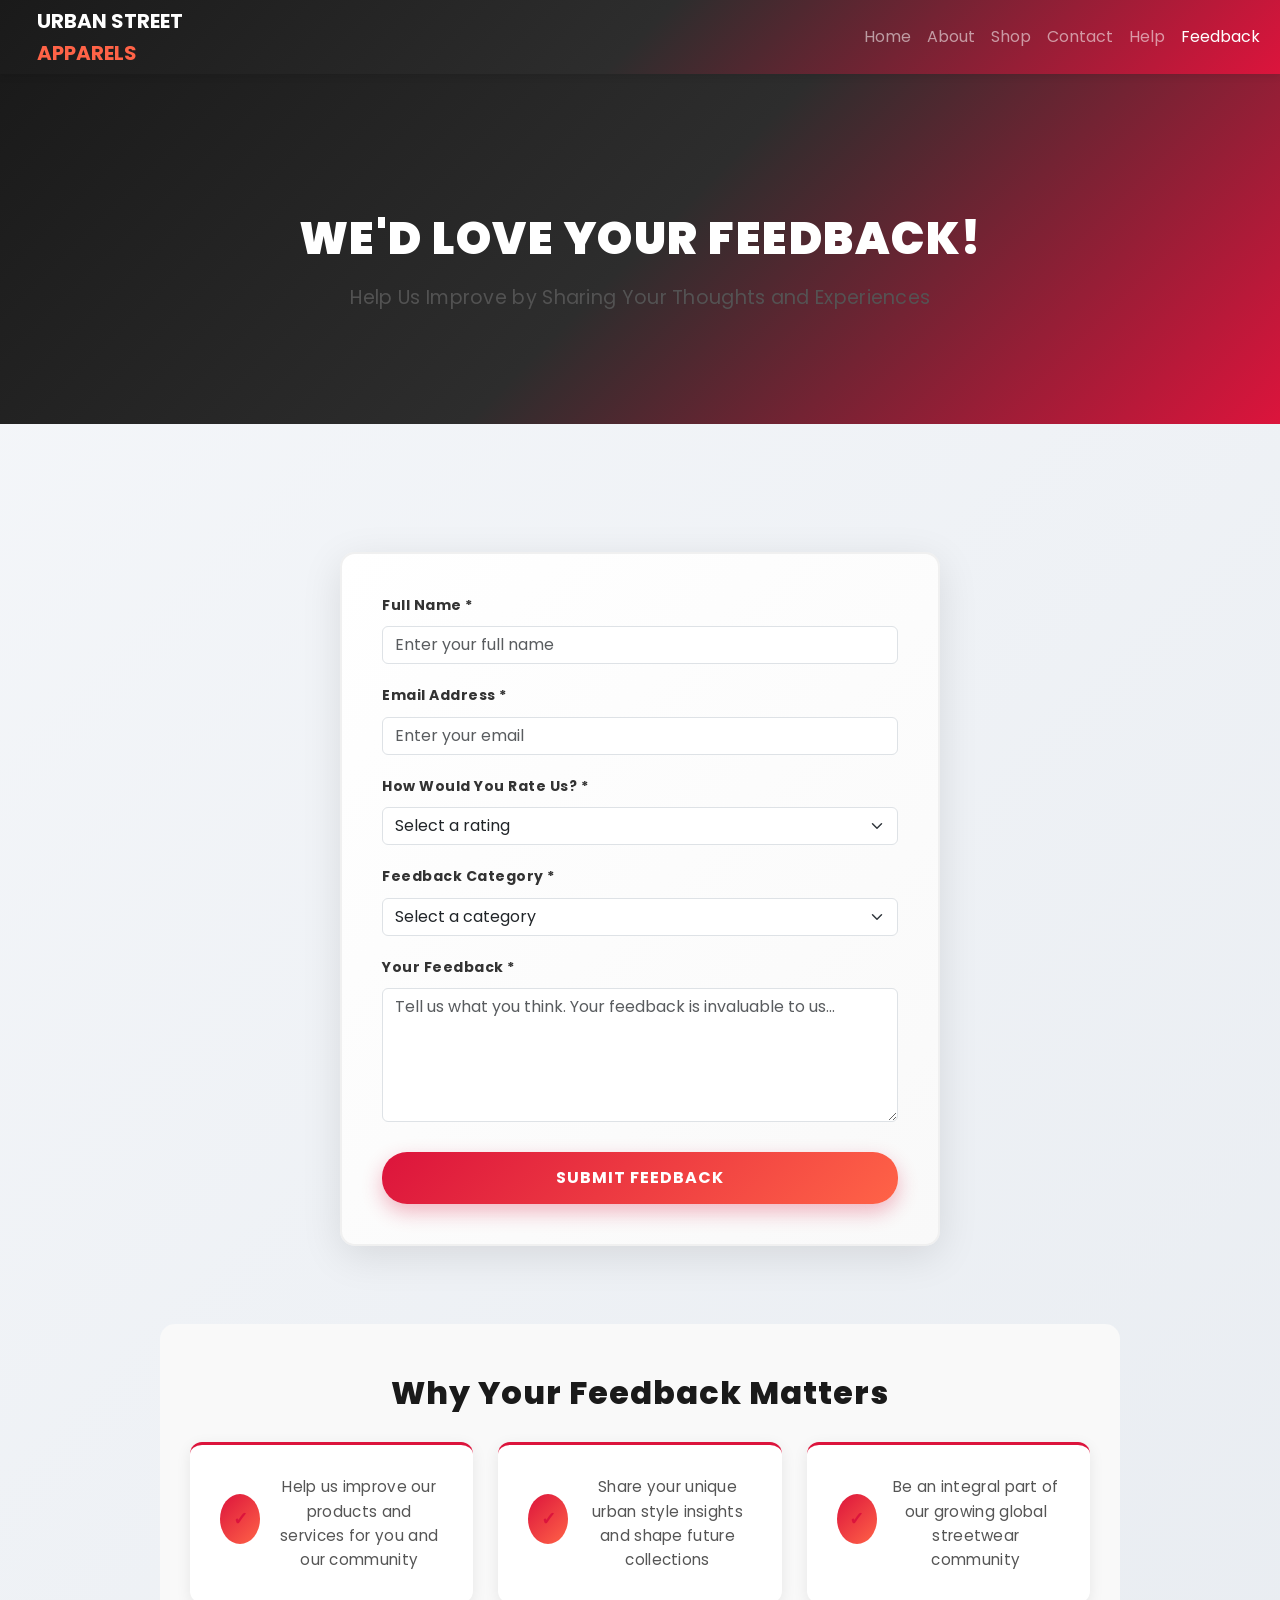
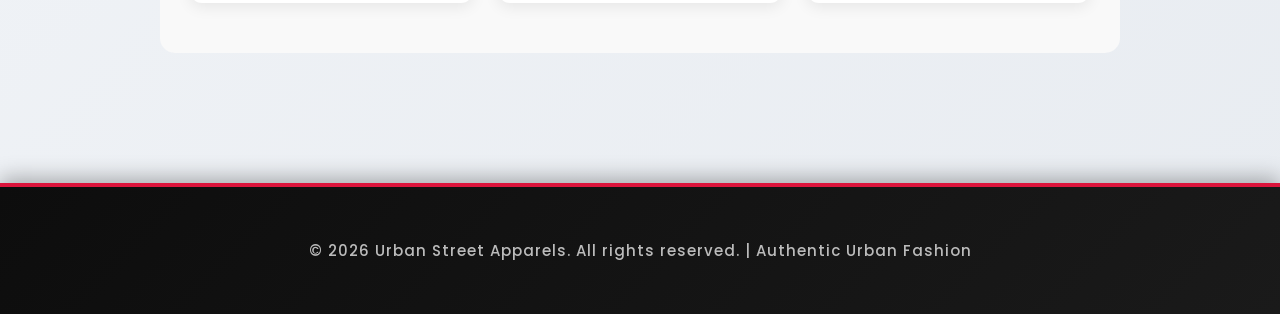
<file: feedback.html>
<!DOCTYPE html>
<html>
<head>
  <meta charset="UTF-8">
  <meta name="viewport" content="width=device-width, initial-scale=1.0">
  <title>Feedback - Urban Street Apparels | Share Your Experience</title>
  <!-- Bootstrap 5 CSS -->
  <link href="https://cdn.jsdelivr.net/npm/bootstrap@5.3.0/dist/css/bootstrap.min.css" rel="stylesheet">
  <link rel="stylesheet" href="style.css">
  <link rel="stylesheet" href="https://cdnjs.cloudflare.com/ajax/libs/font-awesome/6.4.0/css/all.min.css">
  <link href="https://fonts.googleapis.com/css2?family=Poppins:wght@300;400;600;700;800;900&display=swap" rel="stylesheet">
  <style>
    /* Feedback Page Styles */
    .feedback-hero {
      background: linear-gradient(135deg, #1a1a1a 0%, #2d2d2d 50%, #dc143c 100%);
      color: white;
      padding: 70px 20px;
      text-align: center;
      min-height: 350px;
      display: flex;
      align-items: center;
      justify-content: center;
    }

    .feedback-hero h2 {
      font-size: 2.8em;
      font-weight: 900;
      letter-spacing: 1.5px;
      margin-bottom: 15px;
    }

    .feedback-container {
      max-width: 1000px;
      margin: 0 auto;
      padding: 50px 20px;
    }

    .feedback-form-wrapper {
      background: white;
      padding: 50px;
      border-radius: 15px;
      box-shadow: 0 5px 30px rgba(0, 0, 0, 0.1);
      margin-bottom: 60px;
    }

    .form-group {
      margin-bottom: 25px;
    }

    .form-group label {
      display: block;
      font-weight: 600;
      color: #1a1a1a;
      margin-bottom: 10px;
      font-size: 0.95em;
    }

    .form-group input,
    .form-group select,
    .form-group textarea {
      width: 100%;
      padding: 12px 15px;
      border: 2px solid #e0e0e0;
      border-radius: 8px;
      font-family: 'Poppins', sans-serif;
      font-size: 0.95em;
      transition: all 0.3s ease;
    }

    .form-group input:focus,
    .form-group select:focus,
    .form-group textarea:focus {
      outline: none;
      border-color: #dc143c;
      box-shadow: 0 0 12px rgba(220, 20, 60, 0.2);
    }

    .form-group select {
      cursor: pointer;
    }

    .form-group textarea {
      resize: vertical;
      min-height: 150px;
    }

    .feedback-submit-btn {
      width: 100%;
      background: linear-gradient(135deg, #dc143c, #ff6347);
      color: white;
      padding: 14px 20px;
      border: none;
      border-radius: 8px;
      font-weight: 700;
      cursor: pointer;
      font-size: 1em;
      transition: all 0.3s ease;
    }

    .feedback-submit-btn:hover {
      transform: translateY(-2px);
      box-shadow: 0 8px 20px rgba(220, 20, 60, 0.3);
    }

    .feedback-info {
      background: #f9f9f9;
      padding: 50px 30px;
      border-radius: 15px;
    }

    .feedback-info h3 {
      font-size: 2em;
      font-weight: 800;
      color: #1a1a1a;
      margin-bottom: 30px;
      text-align: center;
    }

    .feedback-benefits {
      display: grid;
      grid-template-columns: repeat(auto-fit, minmax(250px, 1fr));
      gap: 25px;
    }

    .benefit-item {
      background: white;
      padding: 30px;
      border-radius: 12px;
      text-align: center;
      box-shadow: 0 4px 15px rgba(0, 0, 0, 0.08);
      transition: all 0.3s ease;
    }

    .benefit-item:hover {
      transform: translateY(-5px);
      box-shadow: 0 10px 25px rgba(220, 20, 60, 0.15);
    }

    .benefit-icon {
      display: inline-block;
      width: 50px;
      height: 50px;
      background: linear-gradient(135deg, #dc143c, #ff6347);
      color: white;
      border-radius: 50%;
      line-height: 50px;
      font-weight: 900;
      margin-bottom: 15px;
      font-size: 1.3em;
    }

    .benefit-item p {
      color: #555;
      font-size: 0.95em;
      margin: 0;
    }

    @media (max-width: 768px) {
      .feedback-form-wrapper {
        padding: 30px;
      }

      .feedback-hero h2 {
        font-size: 1.8em;
      }

      .feedback-benefits {
        grid-template-columns: 1fr;
      }
    }
  </style>
</head>
<body>
  <nav class="navbar navbar-expand-lg navbar-dark sticky-top" style="background: linear-gradient(135deg, #1a1a1a 0%, #2d2d2d 50%, #dc143c 100%);">
    <div class="container-fluid">
      <a class="navbar-brand fw-bold fs-5" href="index.html">
        <span style="color: white;">URBAN STREET</span><br><span style="color: #ff6347;">APPARELS</span>
      </a>
      <button class="navbar-toggler" type="button" data-bs-toggle="collapse" data-bs-target="#navbarNav" aria-controls="navbarNav" aria-expanded="false" aria-label="Toggle navigation">
        <span class="navbar-toggler-icon"></span>
      </button>
      <div class="collapse navbar-collapse" id="navbarNav">
        <ul class="navbar-nav ms-auto">
          <li class="nav-item"><a class="nav-link" href="index.html">Home</a></li>
          <li class="nav-item"><a class="nav-link" href="about.html">About</a></li>
          <li class="nav-item"><a class="nav-link" href="shop.html">Shop</a></li>
          <li class="nav-item"><a class="nav-link" href="contact.html">Contact</a></li>
          <li class="nav-item"><a class="nav-link" href="faq.html">Help</a></li>
          <li class="nav-item"><a class="nav-link active" href="feedback.html">Feedback</a></li>
        </ul>
      </div>
    </div>
  </nav>

  <div class="feedback-hero">
    <div>
      <h2>WE'D LOVE YOUR FEEDBACK!</h2>
      <p style="font-size: 1.2em; opacity: 0.95;">Help Us Improve by Sharing Your Thoughts and Experiences</p>
    </div>
  </div>

  <div class="feedback-container">
    <div class="container py-5">
      <form class="feedback-form">
        <div class="mb-3">
          <label for="name" class="form-label">Full Name *</label>
          <input type="text" class="form-control" id="name" name="name" required placeholder="Enter your full name">
        </div>

        <div class="mb-3">
          <label for="email" class="form-label">Email Address *</label>
          <input type="email" class="form-control" id="email" name="email" required placeholder="Enter your email">
        </div>

        <div class="mb-3">
          <label for="rating" class="form-label">How Would You Rate Us? *</label>
          <select class="form-select" id="rating" name="rating" required>
            <option value="">Select a rating</option>
            <option value="5">⭐⭐⭐⭐⭐ Excellent - Outstanding Experience!</option>
            <option value="4">⭐⭐⭐⭐ Very Good - Really Impressed</option>
            <option value="3">⭐⭐⭐ Good - Satisfied</option>
            <option value="2">⭐⭐ Fair - Room for Improvement</option>
            <option value="1">⭐ Needs Improvement</option>
          </select>
        </div>

        <div class="mb-3">
          <label for="category" class="form-label">Feedback Category *</label>
          <select class="form-select" id="category" name="category" required>
            <option value="">Select a category</option>
            <option value="product">Product Quality & Design</option>
            <option value="service">Customer Service</option>
            <option value="shipping">Shipping & Delivery</option>
            <option value="website">Website Experience</option>
            <option value="pricing">Pricing & Value</option>
            <option value="other">Other</option>
          </select>
        </div>

        <div class="mb-3">
          <label for="message" class="form-label">Your Feedback *</label>
          <textarea class="form-control" id="message" name="message" rows="5" required placeholder="Tell us what you think. Your feedback is invaluable to us..."></textarea>
        </div>

        <button type="submit" class="btn btn-danger btn-lg w-100">Submit Feedback</button>
      </form>
    </div>

    <div class="feedback-info">
      <h3>Why Your Feedback Matters</h3>
      <div class="feedback-benefits">
        <div class="benefit-item">
          <span class="benefit-icon">✓</span>
          <p>Help us improve our products and services for you and our community</p>
        </div>
        <div class="benefit-item">
          <span class="benefit-icon">✓</span>
          <p>Share your unique urban style insights and shape future collections</p>
        </div>
        <div class="benefit-item">
          <span class="benefit-icon">✓</span>
          <p>Be an integral part of our growing global streetwear community</p>
        </div>
      </div>
    </div>
  </div>

  <footer>
    <p>&copy; 2026 Urban Street Apparels. All rights reserved. | Authentic Urban Fashion</p>
  </footer>
  <!-- Bootstrap JS -->
  <script src="https://cdn.jsdelivr.net/npm/bootstrap@5.3.0/dist/js/bootstrap.bundle.min.js"></script>
</body>
</html>
</file>
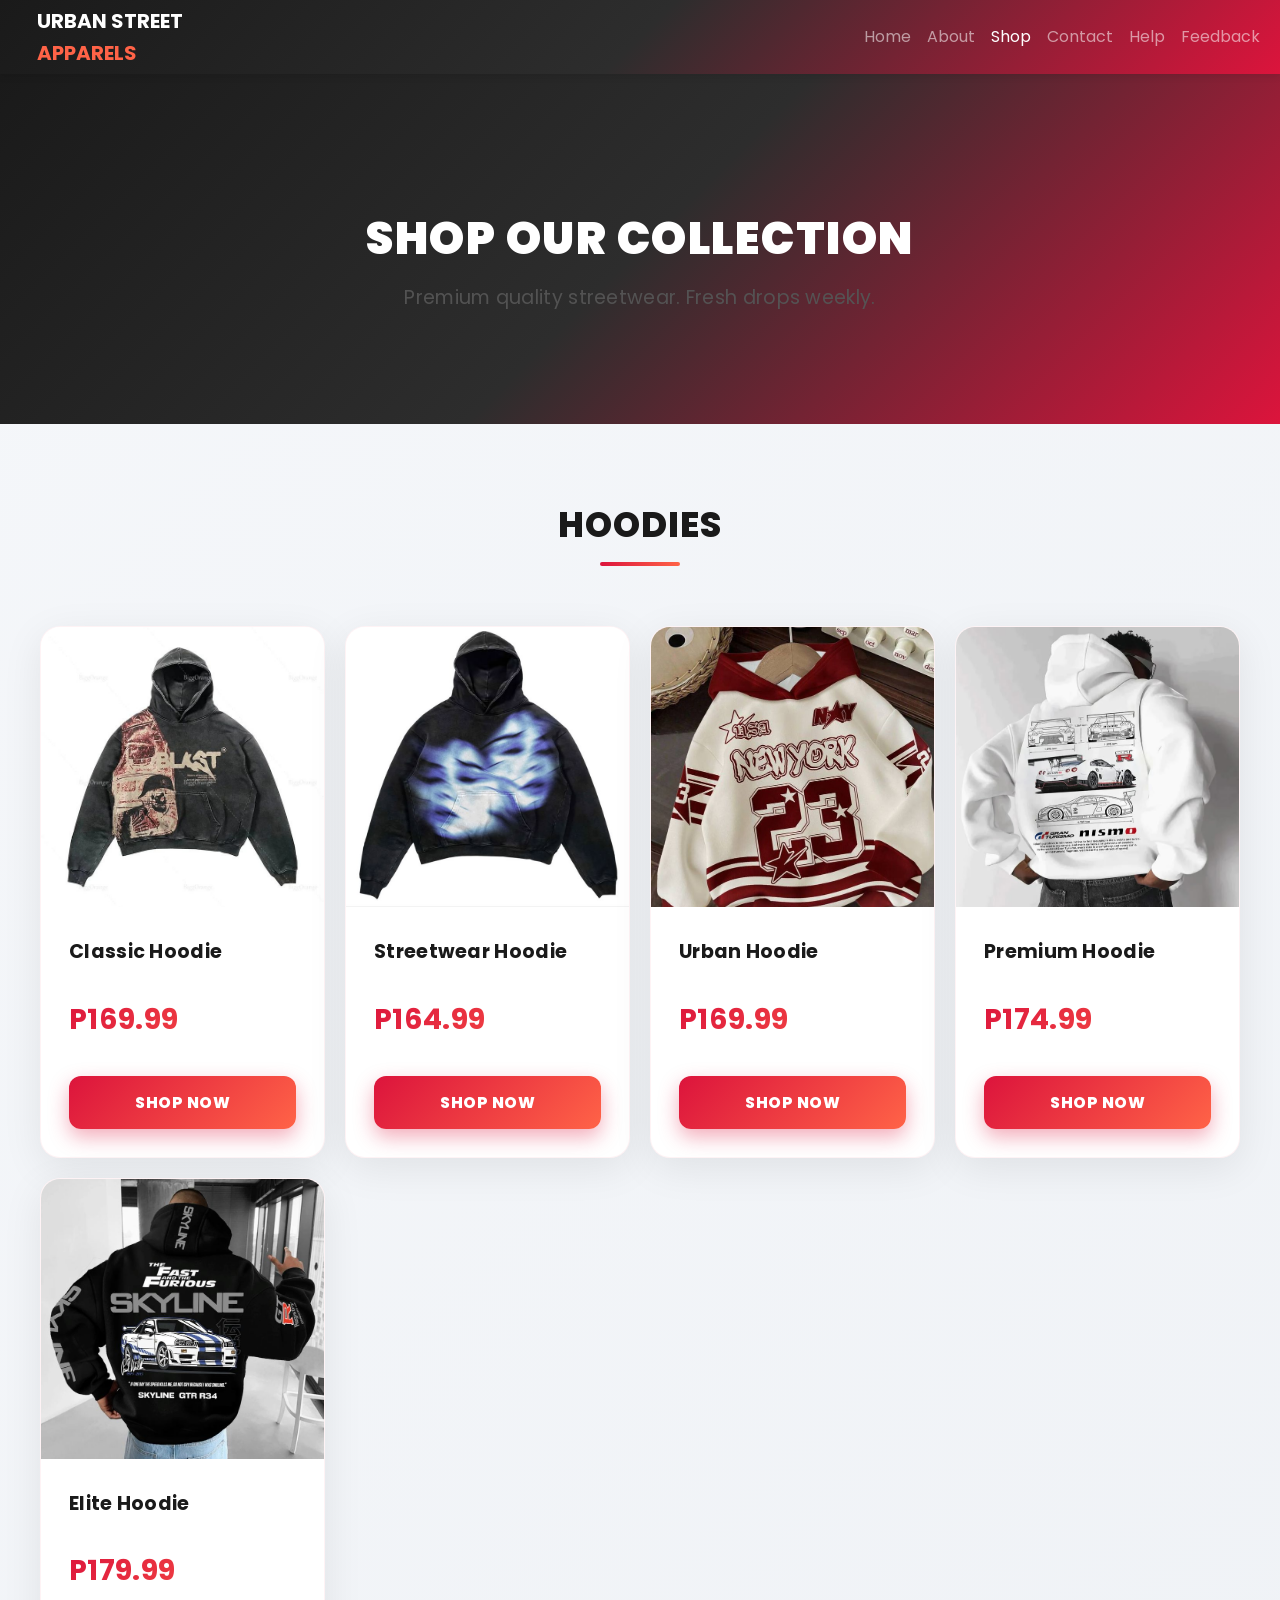
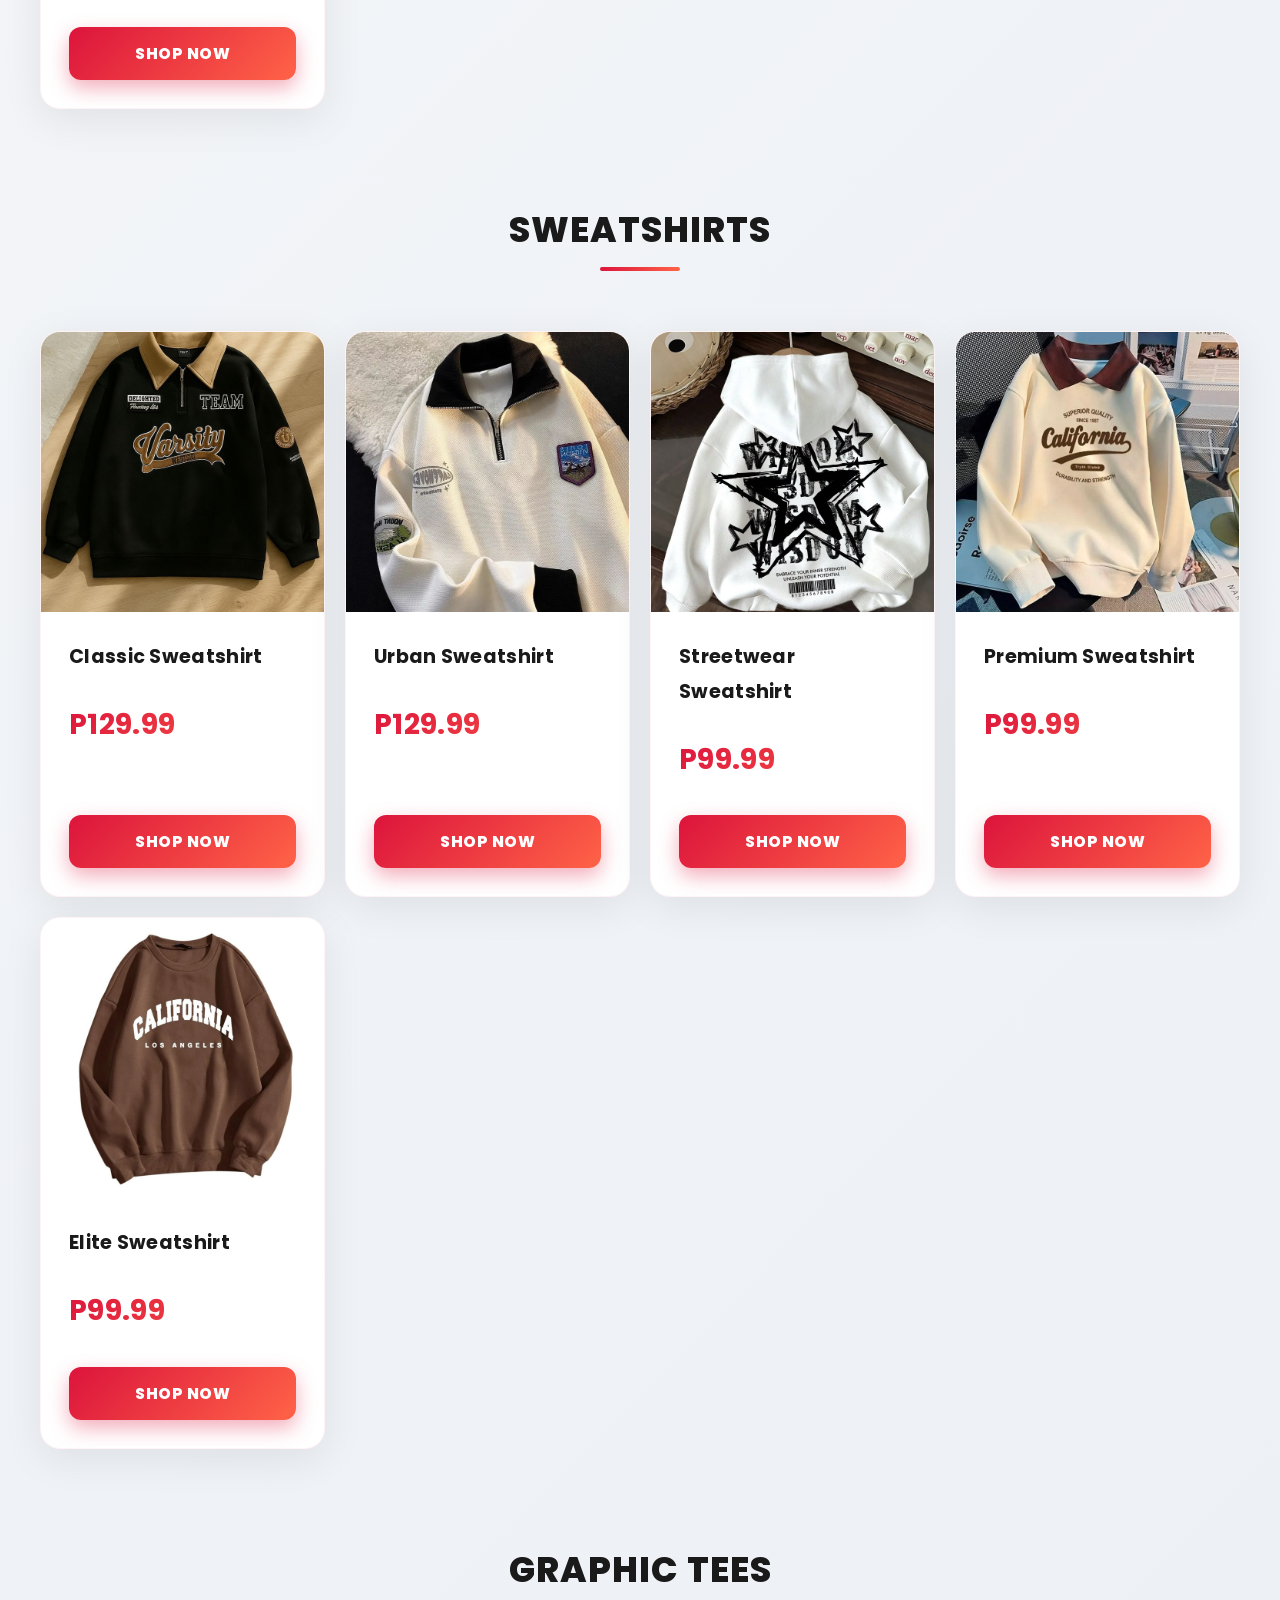
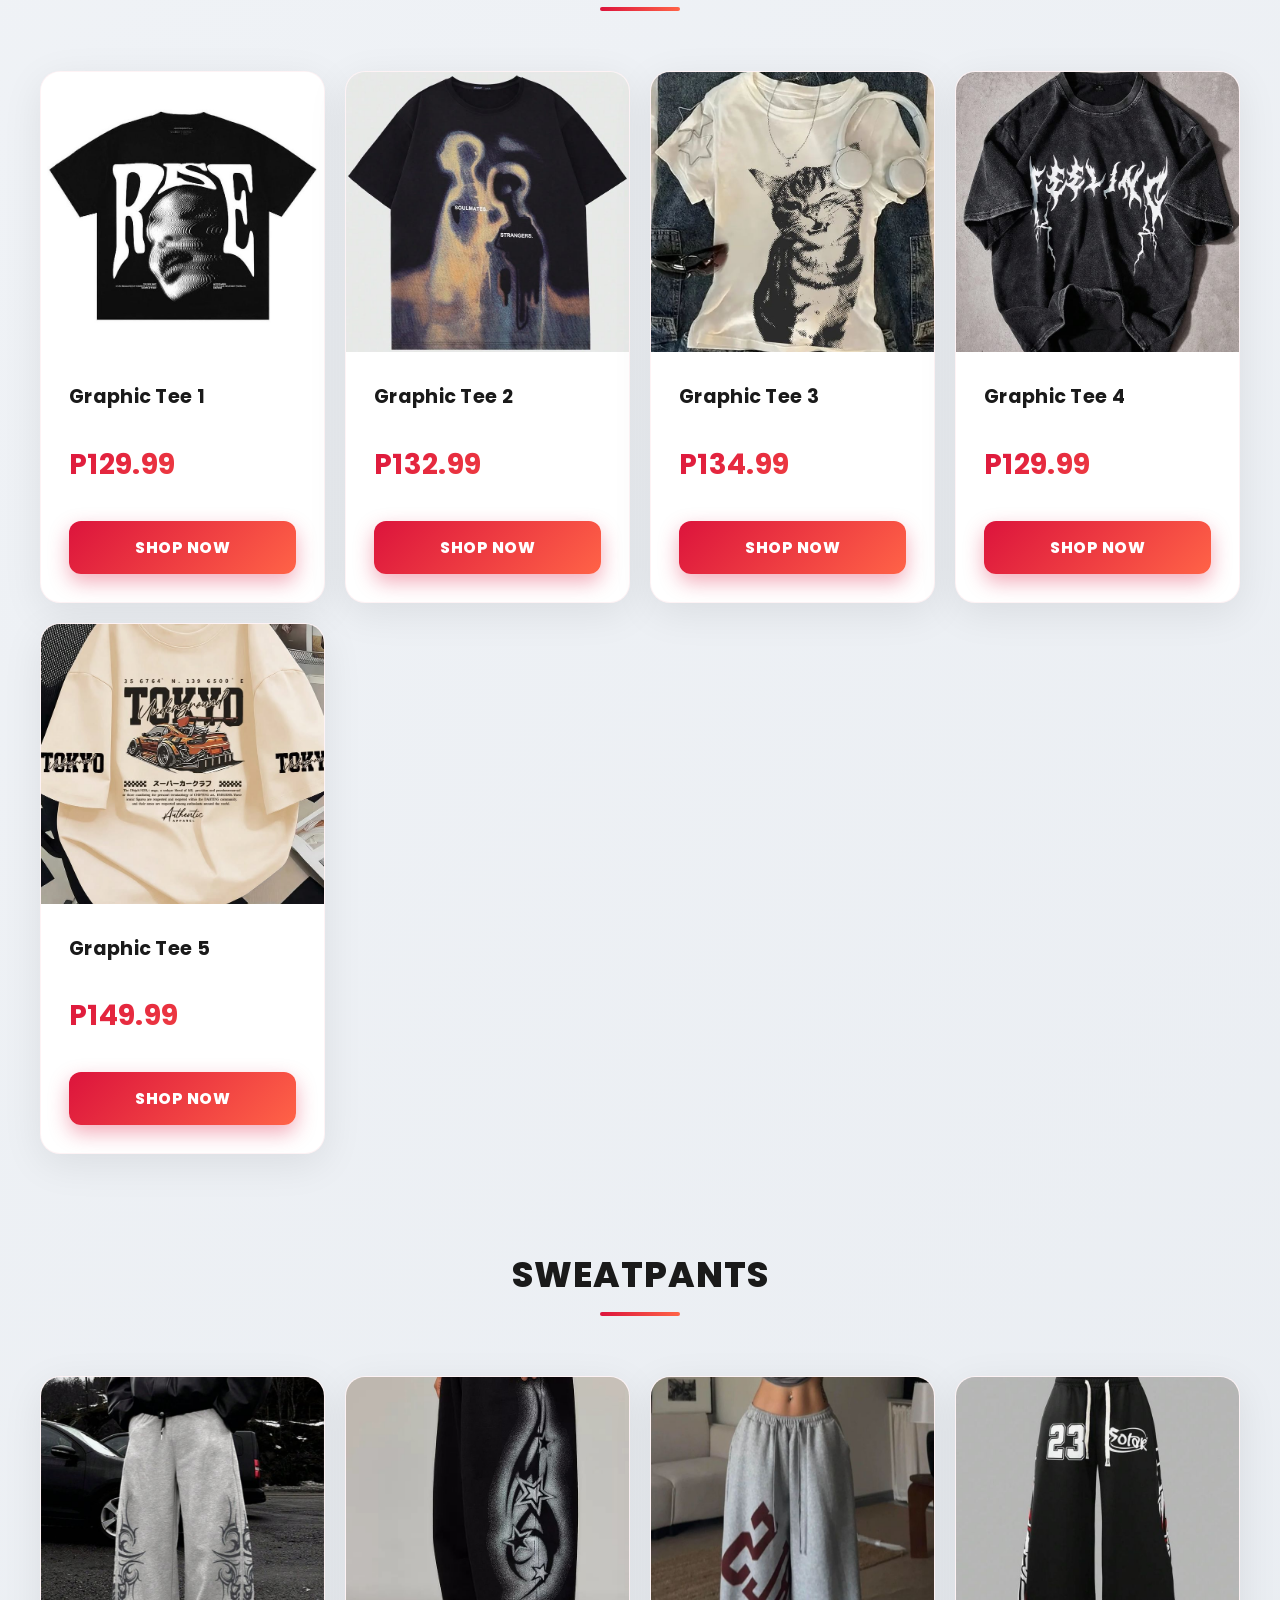
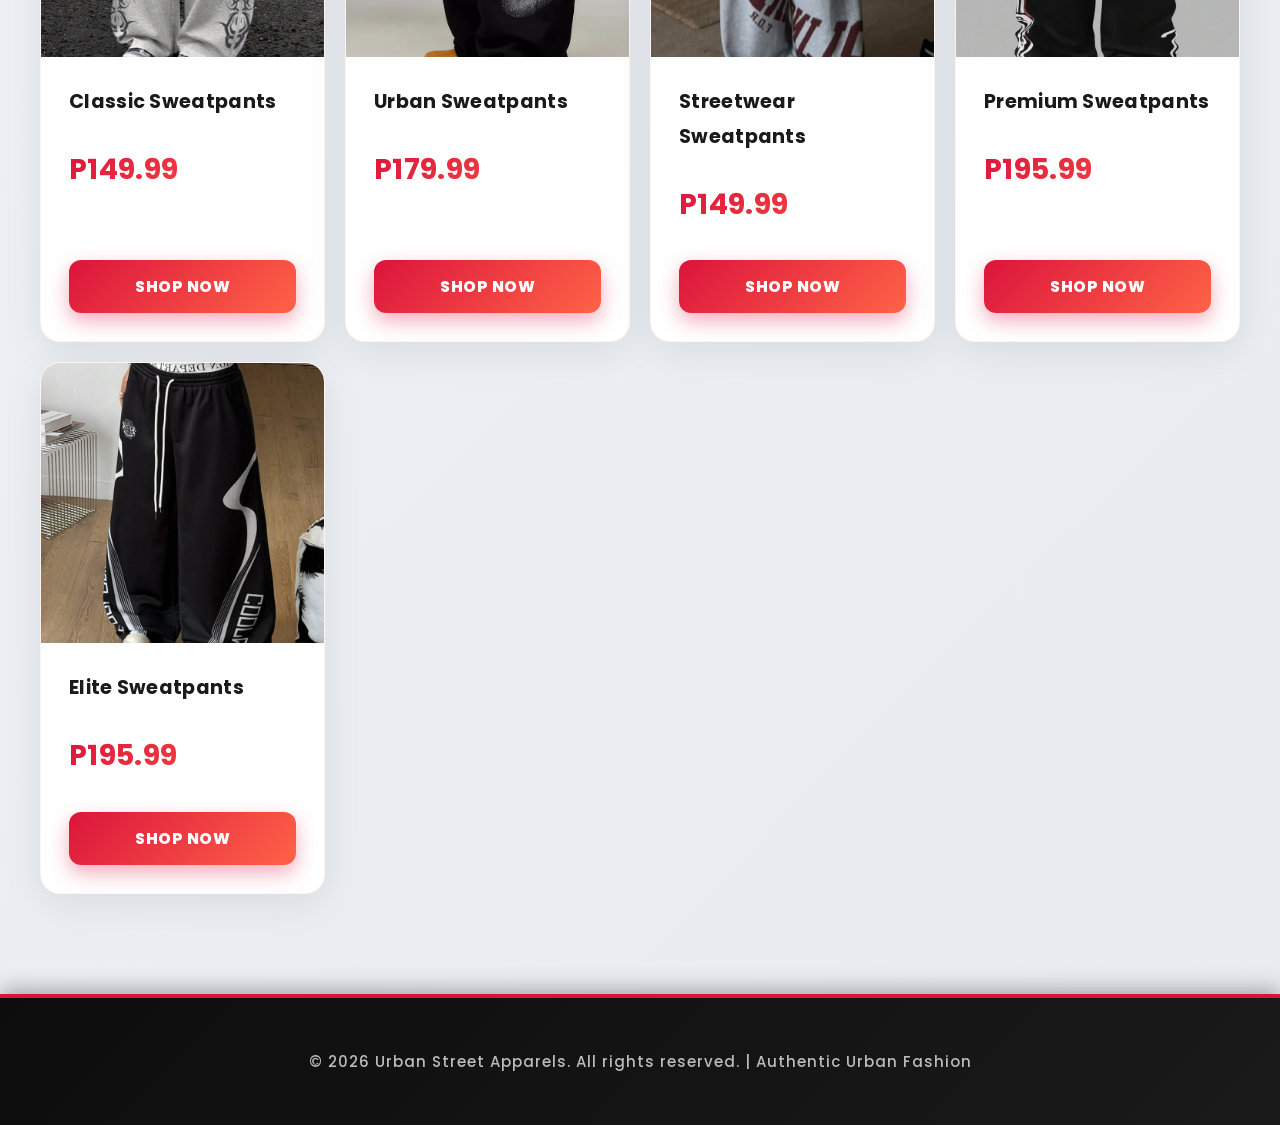
<file: shop.html>
<!DOCTYPE html>
<html>
<head>
    <meta charset="utf-8">
    <meta name="viewport" content="width=device-width, initial-scale=1.0">
    <title>Shop - Urban Street Apparels | Premium Streetwear</title>
    <!-- Bootstrap 5 CSS -->
    <link href="https://cdn.jsdelivr.net/npm/bootstrap@5.3.0/dist/css/bootstrap.min.css" rel="stylesheet">
    <link rel="stylesheet" href="style.css">
    <link rel="stylesheet" href="https://cdnjs.cloudflare.com/ajax/libs/font-awesome/6.4.0/css/all.min.css">
    <link href="https://fonts.googleapis.com/css2?family=Poppins:wght@300;400;600;700;800;900&display=swap" rel="stylesheet">
    <style>
      /* Shop Page Specific Styles */
      .shop-hero {
        background: linear-gradient(135deg, #1a1a1a 0%, #2d2d2d 50%, #dc143c 100%);
        color: white;
        padding: 70px 20px;
        text-align: center;
        min-height: 350px;
        display: flex;
        align-items: center;
        justify-content: center;
      }

      .shop-hero h2 {
        font-size: 2.8em;
        font-weight: 900;
        letter-spacing: 1.5px;
        margin-bottom: 15px;
      }

      .shop-hero p {
        font-size: 1.2em;
        opacity: 0.95;
      }

      .shop-container {
        max-width: 1400px;
        margin: 0 auto;
        padding: 0 20px;
      }

      .category-section {
        margin: 80px 0;
      }

      .category-title {
        font-size: 2.2em;
        font-weight: 800;
        text-align: center;
        color: #1a1a1a;
        margin-bottom: 40px;
        position: relative;
        padding-bottom: 20px;
      }

      .category-title::after {
        content: '';
        position: absolute;
        bottom: 0;
        left: 50%;
        transform: translateX(-50%);
        width: 80px;
        height: 4px;
        background: linear-gradient(90deg, #dc143c, #ff6347);
        border-radius: 2px;
      }

      .product-name {
        font-weight: 700 !important;
        color: #1a1a1a !important;
      }

      @media (max-width: 768px) {
        .shop-hero h2 {
          font-size: 1.8em;
        }

        .category-title {
          font-size: 1.6em;
        }
      }
    </style>
</head>
<body>
    <nav class="navbar navbar-expand-lg navbar-dark sticky-top" style="background: linear-gradient(135deg, #1a1a1a 0%, #2d2d2d 50%, #dc143c 100%);">
      <div class="container-fluid">
        <a class="navbar-brand fw-bold fs-5" href="index.html">
          <span style="color: white;">URBAN STREET</span><br><span style="color: #ff6347;">APPARELS</span>
        </a>
        <button class="navbar-toggler" type="button" data-bs-toggle="collapse" data-bs-target="#navbarNav" aria-controls="navbarNav" aria-expanded="false" aria-label="Toggle navigation">
          <span class="navbar-toggler-icon"></span>
        </button>
        <div class="collapse navbar-collapse" id="navbarNav">
          <ul class="navbar-nav ms-auto">
            <li class="nav-item"><a class="nav-link" href="index.html">Home</a></li>
            <li class="nav-item"><a class="nav-link" href="about.html">About</a></li>
            <li class="nav-item"><a class="nav-link active" href="shop.html">Shop</a></li>
            <li class="nav-item"><a class="nav-link" href="contact.html">Contact</a></li>
            <li class="nav-item"><a class="nav-link" href="faq.html">Help</a></li>
            <li class="nav-item"><a class="nav-link" href="feedback.html">Feedback</a></li>
          </ul>
        </div>
      </div>
    </nav>

    <div class="shop-hero">
        <div>
            <h2>SHOP OUR COLLECTION</h2>
            <p>Premium quality streetwear. Fresh drops weekly.</p>
        </div>
    </div>

    <div class="shop-container">
        <!-- Hoodies Section -->
        <div class="category-section">
            <h3 class="category-title">HOODIES</h3>
            <div class="product-grid">
                <div class="product-card">
                    <div class="product-image"><img src="images/hoodie 1.jpg" alt="Classic Hoodie"></div>
                    <div class="product-info">
                        <p class="product-name">Classic Hoodie</p>
                        <p class="product-price">P169.99</p>
                        <button class="shop-btn">Shop Now</button>
                    </div>
                </div>
                <div class="product-card">
                    <div class="product-image"><img src="images/hoodie 2.jpg" alt="Streetwear Hoodie"></div>
                    <div class="product-info">
                        <p class="product-name">Streetwear Hoodie</p>
                        <p class="product-price">P164.99</p>
                        <button class="shop-btn">Shop Now</button>
                    </div>
                </div>
                <div class="product-card">
                    <div class="product-image"><img src="images/hoodie 3.jpg" alt="Urban Hoodie"></div>
                    <div class="product-info">
                        <p class="product-name">Urban Hoodie</p>
                        <p class="product-price">P169.99</p>
                        <button class="shop-btn">Shop Now</button>
                    </div>
                </div>
                <div class="product-card">
                    <div class="product-image"><img src="images/hoodie 4.jpg" alt="Premium Hoodie"></div>
                    <div class="product-info">
                        <p class="product-name">Premium Hoodie</p>
                        <p class="product-price">P174.99</p>
                        <button class="shop-btn">Shop Now</button>
                    </div>
                </div>
                <div class="product-card">
                    <div class="product-image"><img src="images/hoodie 5.jpg" alt="Elite Hoodie"></div>
                    <div class="product-info">
                        <p class="product-name">Elite Hoodie</p>
                        <p class="product-price">P179.99</p>
                        <button class="shop-btn">Shop Now</button>
                    </div>
                </div>
            </div>
        </div>

        <!-- Sweatshirts Section -->
        <div class="category-section">
            <h3 class="category-title">SWEATSHIRTS</h3>
            <div class="product-grid">
                <div class="product-card">
                    <div class="product-image"><img src="images/sweatshirt 1.jpg" alt="Classic Sweatshirt"></div>
                    <div class="product-info">
                        <p class="product-name">Classic Sweatshirt</p>
                        <p class="product-price">P129.99</p>
                        <button class="shop-btn">Shop Now</button>
                    </div>
                </div>
                <div class="product-card">
                    <div class="product-image"><img src="images/sweatshirt 2.jpg" alt="Urban Sweatshirt"></div>
                    <div class="product-info">
                        <p class="product-name">Urban Sweatshirt</p>
                        <p class="product-price">P129.99</p>
                        <button class="shop-btn">Shop Now</button>
                    </div>
                </div>
                <div class="product-card">
                    <div class="product-image"><img src="images/sweatshirt 3.jpg" alt="Streetwear Sweatshirt"></div>
                    <div class="product-info">
                        <p class="product-name">Streetwear Sweatshirt</p>
                        <p class="product-price">P99.99</p>
                        <button class="shop-btn">Shop Now</button>
                    </div>
                </div>
                <div class="product-card">
                    <div class="product-image"><img src="images/sweatshirt 4.jpg" alt="Premium Sweatshirt"></div>
                    <div class="product-info">
                        <p class="product-name">Premium Sweatshirt</p>
                        <p class="product-price">P99.99</p>
                        <button class="shop-btn">Shop Now</button>
                    </div>
                </div>
                <div class="product-card">
                    <div class="product-image"><img src="images/sweatshirt 5.jpg" alt="Elite Sweatshirt"></div>
                    <div class="product-info">
                        <p class="product-name">Elite Sweatshirt</p>
                        <p class="product-price">P99.99</p>
                        <button class="shop-btn">Shop Now</button>
                    </div>
                </div>
            </div>
        </div>

        <!-- Graphic Tees Section -->
        <div class="category-section">
            <h3 class="category-title">GRAPHIC TEES</h3>
            <div class="product-grid">
                <div class="product-card">
                    <div class="product-image"><img src="images/graphic tee 1.jpg" alt="Graphic Tee 1"></div>
                    <div class="product-info">
                        <p class="product-name">Graphic Tee 1</p>
                        <p class="product-price">P129.99</p>
                        <button class="shop-btn">Shop Now</button>
                    </div>
                </div>
                <div class="product-card">
                    <div class="product-image"><img src="images/graphic tee 2.jpg" alt="Graphic Tee 2"></div>
                    <div class="product-info">
                        <p class="product-name">Graphic Tee 2</p>
                        <p class="product-price">P132.99</p>
                        <button class="shop-btn">Shop Now</button>
                    </div>
                </div>
                <div class="product-card">
                    <div class="product-image"><img src="images/graphic tee 3.jpg" alt="Graphic Tee 3"></div>
                    <div class="product-info">
                        <p class="product-name">Graphic Tee 3</p>
                        <p class="product-price">P134.99</p>
                        <button class="shop-btn">Shop Now</button>
                    </div>
                </div>
                <div class="product-card">
                    <div class="product-image"><img src="images/graphic tee 4.jpg" alt="Graphic Tee 4"></div>
                    <div class="product-info">
                        <p class="product-name">Graphic Tee 4</p>
                        <p class="product-price">P129.99</p>
                        <button class="shop-btn">Shop Now</button>
                    </div>
                </div>
                <div class="product-card">
                    <div class="product-image"><img src="images/graphic tee 5.jpg" alt="Graphic Tee 5"></div>
                    <div class="product-info">
                        <p class="product-name">Graphic Tee 5</p>
                        <p class="product-price">P149.99</p>
                        <button class="shop-btn">Shop Now</button>
                    </div>
                </div>
            </div>
        </div>

        <!-- Sweatpants Section -->
        <div class="category-section">
            <h3 class="category-title">SWEATPANTS</h3>
            <div class="product-grid">
                <div class="product-card">
                    <div class="product-image"><img src="images/sweatpants 1.jpg" alt="Classic Sweatpants"></div>
                    <div class="product-info">
                        <p class="product-name">Classic Sweatpants</p>
                        <p class="product-price">P149.99</p>
                        <button class="shop-btn">Shop Now</button>
                    </div>
                </div>
                <div class="product-card">
                    <div class="product-image"><img src="images/sweatpants 2.jpg" alt="Urban Sweatpants"></div>
                    <div class="product-info">
                        <p class="product-name">Urban Sweatpants</p>
                        <p class="product-price">P179.99</p>
                        <button class="shop-btn">Shop Now</button>
                    </div>
                </div>
                <div class="product-card">
                    <div class="product-image"><img src="images/sweatpants 3.jpg" alt="Streetwear Sweatpants"></div>
                    <div class="product-info">
                        <p class="product-name">Streetwear Sweatpants</p>
                        <p class="product-price">P149.99</p>
                        <button class="shop-btn">Shop Now</button>
                    </div>
                </div>
                <div class="product-card">
                    <div class="product-image"><img src="images/sweatpants 4.jpg" alt="Premium Sweatpants"></div>
                    <div class="product-info">
                        <p class="product-name">Premium Sweatpants</p>
                        <p class="product-price">P195.99</p>
                        <button class="shop-btn">Shop Now</button>
                    </div>
                </div>
                <div class="product-card">
                    <div class="product-image"><img src="images/sweatpants 5.jpg" alt="Elite Sweatpants"></div>
                    <div class="product-info">
                        <p class="product-name">Elite Sweatpants</p>
                        <p class="product-price">P195.99</p>
                        <button class="shop-btn">Shop Now</button>
                    </div>
                </div>
            </div>
        </div>
    </div>

    <footer>
        <p>&copy; 2026 Urban Street Apparels. All rights reserved. | Authentic Urban Fashion</p>
    </footer>
  <!-- Bootstrap JS -->
  <script src="https://cdn.jsdelivr.net/npm/bootstrap@5.3.0/dist/js/bootstrap.bundle.min.js"></script>
</body>
</html>
</file>
<file: style.css>
/* GLOBAL STYLES  */
* {
    margin: 0;
    padding: 0;
    box-sizing: border-box;
}
html {
    scroll-behavior: smooth;
}
:root {
    --primary-color: #1a1a1a;
    --accent-color: #dc143c;
    --accent-light: #ff6347;
    --text-color: #333;
    --light-bg: #f9f9f9;
    --border-color: #e0e0e0;
}
body {
    font-family: 'Poppins', 'Segoe UI', Tahoma, Geneva, Verdana, sans-serif;
    margin: 0;
    padding: 0;
    background: linear-gradient(135deg, #f5f7fa 0%, #e8ecf1 100%);
    color: var(--text-color);
    line-height: 1.6;
    overflow-x: hidden;
}
/* HEADER & NAVIGATION */
h1.logo {
    color: white;
    background: linear-gradient(135deg, #1a1a1a 0%, #2d2d2d 50%, #dc143c 100%);
    padding: 30px 20px;
    margin: 0;
    font-size: 2.2em;
    font-weight: 900;
    letter-spacing: 2px;
    text-align: center;
}
h1.logo span.top-line,
h1.logo span.bottom-line {
    display: block;
    line-height: 1.2;
}
nav.navbar {
    background: white;
    padding: 0;
    display: flex;
    justify-content: center;
    align-items: center;
    flex-wrap: wrap;
    gap: 0;
    box-shadow: 0 2px 8px rgba(0, 0, 0, 0.1);
    position: sticky;
    top: 0;
    z-index: 100;
}
.hamburger {
    display: none;
    background: none;
    border: none;
    color: var(--primary-color);
    font-size: 1.5em;
    cursor: pointer;
    padding: 15px 20px;
    transition: color 0.3s ease;
}
.hamburger:hover {
    color: var(--accent-color);
}
.nav-links {
    display: flex;
    justify-content: center;
    flex-wrap: wrap;
    gap: 0;
}
nav a {
    padding: 15px 25px;
    text-decoration: none;
    color: var(--primary-color);
    font-weight: 600;
    transition: all 0.3s ease;
    font-size: 0.95em;
}
nav a:hover {
    color: var(--accent-color);
    background: #f5f5f5;
}
/* HERO SECTION */
section.hero {
    background: linear-gradient(135deg, rgba(26, 26, 26, 0.75) 0%, rgba(45, 45, 45, 0.75) 50%, rgba(220, 20, 60, 0.75) 100%), 
                url('images/streetwear-person.jpg');
    background-size: cover;
    background-position: center;
    background-attachment: fixed;
    background-repeat: no-repeat;
    color: white;
    padding: 50px 20px;
    text-align: center;
    min-height: 280px;
    display: flex;
    align-items: center;
    justify-content: center;
    position: relative;
}
.hero-content {
    max-width: 850px;
}
.hero-title {
    font-size: 2em;
    font-weight: 900;
    margin-bottom: 15px;
    text-shadow: 0 4px 20px rgba(0, 0, 0, 0.3);
    letter-spacing: 2px;
}
.hero-subtitle {
    font-size: 1em;
    margin-bottom: 25px;
    opacity: 0.95;
    font-weight: 300;
}
.hero-btn {
    background: white;
    color: var(--accent-color);
    padding: 14px 40px;
    border: none;
    border-radius: 8px;
    font-weight: 700;
    font-size: 1em;
    cursor: pointer;
    transition: all 0.3s ease;
    text-decoration: none;
    display: inline-block;
    box-shadow: 0 4px 15px rgba(0, 0, 0, 0.2);
}
.hero-btn:hover {
    transform: translateY(-3px);
    box-shadow: 0 8px 25px rgba(0, 0, 0, 0.3);
}
/* SECTION STYLING*/
.section-title {
    font-size: 1.8em;
    font-weight: 900;
    text-align: center;
    margin: 20px 20px 25px 20px;
    color: var(--primary-color);
    letter-spacing: 1px;
}
.section-title::after {
    content: '';
    display: block;
    width: 100px;
    height: 4px;
    background: var(--accent-color);
    margin: 15px auto 0;
    border-radius: 2px;
}
/* PRODUCT GRID */
.product-grid {
    display: grid;
    grid-template-columns: repeat(auto-fit, minmax(280px, 1fr));
    gap: 20px;
    padding: 20px 20px;
    max-width: 1400px;
    margin: 0 auto;
}
.product-card {
    background: white;
    border-radius: 20px;
    box-shadow: 0 10px 40px rgba(0, 0, 0, 0.08);
    overflow: hidden;
    transition: all 0.5s cubic-bezier(0.4, 0, 0.2, 1);
    display: flex;
    flex-direction: column;
    border: 1px solid rgba(220, 20, 60, 0.05);
    position: relative;
}
.product-card::before {
    content: '';
    position: absolute;
    top: 0;
    left: 0;
    right: 0;
    height: 4px;
    background: linear-gradient(90deg, var(--accent-color), var(--accent-light));
    transform: scaleX(0);
    transform-origin: left;
    transition: transform 0.5s cubic-bezier(0.4, 0, 0.2, 1);
    z-index: 2;
}
.product-card:hover::before {
    transform: scaleX(1);
}
.product-card:hover {
    transform: translateY(-12px);
    box-shadow: 0 25px 60px rgba(220, 20, 60, 0.2);
    border-color: rgba(220, 20, 60, 0.2);
}
.product-image-box {
    background: linear-gradient(135deg, #f5f7fa 0%, #e8ecf1 100%);
    height: 280px;
    display: flex;
    align-items: center;
    justify-content: center;
    font-weight: 600;
    color: #999;
    position: relative;
    overflow: hidden;
}
.product-image-box img {
    width: 100%;
    height: 100%;
    object-fit: cover;
    transition: transform 0.4s cubic-bezier(0.4, 0, 0.2, 1);
}
.product-card:hover .product-image-box img {
    transform: scale(1.15) rotate(2deg);
}
.product-image-box::before {
    content: '';
    position: absolute;
    top: 0;
    left: -100%;
    width: 100%;
    height: 100%;
    background: linear-gradient(90deg, transparent, rgba(255, 255, 255, 0.4), transparent);
    transition: left 0.6s cubic-bezier(0.4, 0, 0.2, 1);
    z-index: 1;
}
.product-card:hover .product-image-box::before {
    left: 100%;
}
.product-image {
    width: 100%;
    height: 280px;
    overflow: hidden;
}
.product-image img {
    width: 100%;
    height: 100%;
    object-fit: cover;
    transition: transform 0.4s ease;
}
.product-card:hover .product-image img {
    transform: scale(1.15);
}
.product-info {
    padding: 28px;
    flex-grow: 1;
    display: flex;
    flex-direction: column;
}
.product-name {
    font-weight: 800;
    font-size: 1.2em;
    margin-bottom: 12px;
    color: var(--primary-color);
    letter-spacing: 0.3px;
}
.product-price {
    font-size: 1.8em !important;
    font-weight: 900;
    background: linear-gradient(135deg, var(--accent-color), var(--accent-light));
    -webkit-background-clip: text;
    -webkit-text-fill-color: transparent;
    background-clip: text;
    margin: 12px 0 !important;
}
.product-description {
    font-size: 0.95em;
    color: #666;
    margin: 10px 0 12px 0 !important;
    line-height: 1.5;
}
.badge {
    position: absolute;
    top: 15px;
    right: 15px;
    background: linear-gradient(135deg, var(--accent-color), var(--accent-light));
    color: white;
    padding: 8px 15px;
    border-radius: 25px;
    font-size: 0.85em;
    font-weight: 700;
    z-index: 3;
    text-transform: uppercase;
    box-shadow: 0 4px 15px rgba(220, 20, 60, 0.4);
}
.shop-btn {
    background: linear-gradient(135deg, var(--accent-color), var(--accent-light));
    color: white;
    padding: 14px 28px;
    border: none;
    border-radius: 12px;
    cursor: pointer;
    font-weight: 800;
    transition: all 0.4s cubic-bezier(0.4, 0, 0.2, 1);
    box-shadow: 0 8px 20px rgba(220, 20, 60, 0.35);
    margin-top: auto;
    font-size: 0.98em;
    letter-spacing: 0.5px;
    text-transform: uppercase;
    position: relative;
    overflow: hidden;
}
.shop-btn::before {
    content: '';
    position: absolute;
    top: 50%;
    left: 50%;
    width: 0;
    height: 0;
    background: rgba(255, 255, 255, 0.3);
    border-radius: 50%;
    transform: translate(-50%, -50%);
    transition: width 0.6s, height 0.6s;
}
.shop-btn:hover::before {
    width: 300px;
    height: 300px;
}

.shop-btn:hover {
    transform: translateY(-3px);
    box-shadow: 0 12px 30px rgba(220, 20, 60, 0.5);
    background: linear-gradient(135deg, var(--accent-light), var(--accent-color));
}
.shop-btn:active {
    transform: scale(0.98);
}
/* FEATURED ITEMS*/
.featured-item {
    transition: all 0.4s ease;
}
/*  INFO SECTION */
.info-section {
    display: grid;
    grid-template-columns: repeat(auto-fit, minmax(300px, 1fr));
    gap: 20px;
    padding: 25px 20px;
    max-width: 1300px;
    margin: 0 auto;
    background: linear-gradient(135deg, #f5f7fa 0%, #e8ecf1 100%);
}
.info-box {
    background: white;
    padding: 20px 20px;
    border-radius: 12px;
    text-align: center;
    box-shadow: 0 5px 15px rgba(0, 0, 0, 0.08);
    transition: all 0.5s cubic-bezier(0.4, 0, 0.2, 1);
    border: 2px solid transparent;
    position: relative;
    overflow: hidden;
}
.info-box::before {
    content: '';
    position: absolute;
    top: 0;
    left: 0;
    right: 0;
    height: 4px;
    background: linear-gradient(90deg, var(--accent-color), var(--accent-light));
    transform: scaleX(0);
    transform-origin: left;
    transition: transform 0.5s cubic-bezier(0.4, 0, 0.2, 1);
}
.info-box:hover::before {
    transform: scaleX(1);
}
.info-box:hover {
    transform: translateY(-10px);
    box-shadow: 0 20px 50px rgba(220, 20, 60, 0.15);
    border-color: rgba(220, 20, 60, 0.1);
}
.info-box h3 {
    color: var(--accent-color);
    font-size: 1.6em;
    margin-bottom: 15px;
    font-weight: 800;
    letter-spacing: 0.5px;
}
.info-box p {
    color: #666;
    font-size: 1em;
    line-height: 1.8;
}
/* TESTIMONIALS SECTION  */
.testimonials-section {
    padding: 80px 20px;
    background: white;
}
.testimonials-grid {
    display: grid;
    grid-template-columns: repeat(auto-fit, minmax(280px, 1fr));
    gap: 30px;
    max-width: 1300px;
    margin: 0 auto;
}
.testimonial-card {
    background: linear-gradient(135deg, #f9fafb 0%, #f3f4f6 100%);
    padding: 35px;
    border-radius: 15px;
    border-left: 4px solid var(--accent-color);
    box-shadow: 0 8px 25px rgba(0, 0, 0, 0.08);
    transition: all 0.4s cubic-bezier(0.4, 0, 0.2, 1);
}
.testimonial-card:hover {
    transform: translateY(-5px);
    box-shadow: 0 15px 40px rgba(220, 20, 60, 0.15);
}
.testimonial-card .stars {
    color: #ffc107;
    font-size: 1.2em;
    margin-bottom: 15px;
    letter-spacing: 2px;
}
.testimonial-text {
    font-size: 0.95em;
    color: #666;
    font-style: italic;
    margin: 15px 0;
    line-height: 1.6;
}
.testimonial-author {
    font-weight: 700;
    color: var(--primary-color);
    margin-top: 15px;
    font-size: 0.9em;
}
/* NEWSLETTER SECTION */
.newsletter-section {
    background: linear-gradient(135deg, var(--primary-color) 0%, #2d2d2d 50%, var(--accent-color) 100%);
    color: white;
    padding: 80px 20px;
    text-align: center;
}
.newsletter-section h2 {
    font-size: 2.5em;
    font-weight: 900;
    margin-bottom: 15px;
    letter-spacing: 2px;
}
.newsletter-section p {
    font-size: 1.1em;
    margin-bottom: 35px;
    opacity: 0.95;
    max-width: 600px;
    margin-left: auto;
    margin-right: auto;
}
.newsletter-form {
    display: flex;
    gap: 12px;
    max-width: 500px;
    margin: 0 auto;
    flex-wrap: wrap;
    justify-content: center;
}
.newsletter-form input {
    flex: 1;
    min-width: 250px;
    padding: 15px 20px;
    border: none;
    border-radius: 8px;
    font-size: 1em;
    font-family: 'Poppins', sans-serif;
}
.newsletter-btn {
    background: white;
    color: var(--accent-color);
    padding: 15px 30px;
    border: none;
    border-radius: 8px;
    font-weight: 800;
    cursor: pointer;
    transition: all 0.3s ease;
    letter-spacing: 1px;
    text-transform: uppercase;
}
.newsletter-btn:hover {
    transform: translateY(-2px);
    box-shadow: 0 8px 20px rgba(0, 0, 0, 0.2);
}
/* FOOTER */
footer {
    background: linear-gradient(135deg, #0a0e27 0%, #1a1f3a 100%);
    color: white;
    padding: 15px 20px;
    margin-top: 20px;
    border-top: 2px solid rgba(220, 20, 60, 0.2);
}
.footer-bottom {
    padding: 0;
    text-align: center;
}

.footer-bottom p {
    font-size: 0.9em;
    opacity: 0.8;
    margin: 0;
}
.footer-bottom a {
    color: var(--accent-color);
    text-decoration: none;
    transition: all 0.3s ease;
}
.footer-bottom a:hover {
    opacity: 0.8;
}
/* RESPONSIVE DESIGN  */
@media (max-width: 1024px) {
    h1.logo {
        font-size: 2.3em;
    }
    .section-title {
        font-size: 2.3em;
    }
    .product-grid {
        grid-template-columns: repeat(auto-fit, minmax(260px, 1fr));
    }
    section.hero {
        background-attachment: scroll;
    }
    .testimonials-grid {
        grid-template-columns: repeat(2, 1fr);
    }
    .newsletter-form {
        flex-direction: column;
    }
    .newsletter-form input,
    .newsletter-btn {
        width: 100%;
    }
}
@media (max-width: 768px) {
    .hamburger {
        display: block;
    }
    .nav-links {
        display: none;
        position: absolute;
        top: 60px;
        left: 0;
        right: 0;
        background: white;
        flex-direction: column;
        width: 100%;
        box-shadow: 0 4px 8px rgba(0, 0, 0, 0.1);
    }
    .nav-links.active {
        display: flex;
    }
    .nav-links a {
        padding: 15px 20px;
        border-bottom: 1px solid #e0e0e0;
        width: 100%;
        text-align: left;
    }
    h1.logo {
        font-size: 1.8em;
        padding: 25px 15px;
    }
    .hero-title {
        font-size: 2.5em;
    }
    .hero-subtitle {
        font-size: 1.2em;
    }
    .section-title {
        font-size: 1.8em;
        margin: 50px 15px 40px 15px;
    }
    .product-grid {
        grid-template-columns: 1fr;
        gap: 30px;
        padding: 30px 15px;
    }
    .product-card {
        width: 100%;
    }
    nav a {
        padding: 12px 15px;
        font-size: 0.85em;
    }
    .info-section {
        padding: 50px 15px;
        gap: 25px;
    }
    .info-box {
        padding: 35px 25px;
    }
    section.hero {
        min-height: 400px;
        padding: 60px 20px;
        background-attachment: scroll;
    }
    .testimonials-grid {
        grid-template-columns: 1fr;
        gap: 25px;
    }
    .testimonials-section {
        padding: 60px 15px;
    }
    .newsletter-section {
        padding: 60px 15px;
    }
    .newsletter-section h2 {
        font-size: 2em;
    }
    .newsletter-section p {
        font-size: 1em;
    }
    .newsletter-form {
        flex-direction: column;
    }
    .newsletter-form input,
    .newsletter-btn {
        width: 100%;
    }
    .footer-content {
        grid-template-columns: 1fr;
        gap: 30px;
    }
    .footer-bottom {
        flex-direction: column;
        text-align: center;
    }
}
@media (max-width: 480px) {
    h1.logo {
        font-size: 1.4em;
        padding: 20px 10px;
    }
    .hero-title {
        font-size: 1.8em;
    }
    .hero-subtitle {
        font-size: 1em;
    }
    .hero-btn {
        padding: 12px 30px;
        font-size: 0.95em;
    }
    .section-title {
        font-size: 1.5em;
    }
    nav a {
        padding: 10px 12px;
        font-size: 0.8em;
    }
    section.hero {
        min-height: 350px;
        padding: 40px 15px;
    }
    .testimonial-card {
        padding: 25px;
    }
    .testimonial-text {
        font-size: 0.9em;
    }
    .newsletter-section {
        padding: 50px 15px;
    }
    .newsletter-section h2 {
        font-size: 1.5em;
    }
    .newsletter-section p {
        font-size: 0.95em;
    }
    .newsletter-form {
        flex-direction: column;
    }
    .newsletter-form input,
    .newsletter-btn {
        width: 100%;
        min-width: auto;
    }
    .payment-methods {
        flex-direction: column;
    }
}
.product-image-box {
    font-size: 16px;
    letter-spacing: 1.5px;
    position: relative;
    overflow: hidden;
}
.product-image-box::before {
    content: "";
    position: absolute;
    top: 0;
    left: -100%;
    width: 100%;
    height: 100%;
    background: linear-gradient(90deg, transparent, rgba(255,255,255,0.1), transparent);
    transition: left 0.5s ease;
}
.featured-item:hover .product-image-box::before {
    left: 100%;
}
.featured-item h3 {
    margin: 18px 15px 12px 15px;
    font-size: 19px;
    color: #333;
    font-weight: 800;
    letter-spacing: 0.5px;
}
.product-price 
{
    color: #dc143c;
    font-size: 28px;
    font-weight: bold;
    margin: 12px 15px 20px 15px;
    padding-bottom: 18px;
}
/* Headers */
h2 {
    text-align: center;
    font-size: 38px;
    margin: 45px 0 25px 0;
    letter-spacing: 2.5px;
    font-weight: 900;
}
h3 {
    font-weight: 800;
    letter-spacing: 1px;
}
body.homepage h2,
body.homepage .section-title {
    color: white;
    text-shadow: 3px 3px 8px rgba(0,0,0,0.7);
}
/* Info Section */
.info-section {
    display: grid;
    grid-template-columns: repeat(auto-fit, minmax(250px, 1fr));
    gap: 30px;
    padding: 70px 25px;
    max-width: 1200px;
    margin: 40px auto;
    background: linear-gradient(135deg, #f9f9f9 0%, #fff 100%);
    border-radius: 16px;
}
.info-box {
    text-align: center;
    padding: 35px;
    background: white;
    border-radius: 12px;
    box-shadow: 0 8px 20px rgba(0,0,0,0.08);
    transition: all 0.4s cubic-bezier(0.34, 1.56, 0.64, 1);
    border-top: 5px solid #dc143c;
    position: relative;
    overflow: hidden;
}
.info-box::before {
    content: "";
    position: absolute;
    top: 0;
    left: 0;
    right: 0;
    bottom: 0;
    background: linear-gradient(135deg, rgba(220, 20, 60, 0.05) 0%, transparent 100%);
    opacity: 0;
    transition: opacity 0.3s ease;
}
.info-box:hover {
    transform: translateY(-8px);
    box-shadow: 0 15px 35px rgba(220, 20, 60, 0.2);
}
.info-box:hover::before {
    opacity: 1;
}
.info-box h3 {
    font-size: 22px;
    color: #1a1a1a;
    margin-bottom: 12px;
    font-weight: 800;
    letter-spacing: 0.5px;
}
.info-box p {
    font-size: 15px;
    color: #555;
    margin: 0;
    line-height: 1.6;
}
/* Content Containers */
.about-text, .shop-text, .gallery-text, .contact-info {
    max-width: 900px;
    margin: 30px auto;
    padding: 30px;
    text-align: center;
    background: linear-gradient(135deg, #f5f5f5 0%, #fff 100%);
    border-radius: 12px;
    box-shadow: 0 6px 20px rgba(0,0,0,0.08);
    border-left: 5px solid #dc143c;
}
p {
    font-size: 18px;
    color: #555;
    line-height: 1.8;
    letter-spacing: 0.3px;
}
body.homepage hero.p 
{
    color: #ddd;
}
/* Form */
form {
    max-width: 600px;
    margin: 30px auto;
    padding: 40px;
    background: linear-gradient(135deg, #fff 0%, #f9f9f9 100%);
    border-radius: 15px;
    box-shadow: 0 10px 40px rgba(0,0,0,0.1);
    border: 2px solid #f0f0f0;
}
input, textarea, select {
    width: 100%;
    padding: 14px 16px;
    margin: 10px 0 20px 0;
    border: 2px solid #e0e0e0;
    border-radius: 8px;
    font-size: 16px;
    color: #333;
    background: white;
    transition: all 0.3s ease;
    font-family: inherit;
}
input:focus, textarea:focus, select:focus {
    outline: none;
    border-color: #dc143c;
    box-shadow: 0 0 0 3px rgba(220, 20, 60, 0.1);
    transform: translateY(-2px);
}
input::placeholder, textarea::placeholder {
    color: #999;
}
label {
    display: block;
    text-align: left;
    font-weight: 700;
    margin-bottom: 8px;
    color: #333;
    font-size: 14px;
    letter-spacing: 0.5px;
}
.form-group {
    margin-bottom: 20px;
}
/* Footer */
footer {
    text-align: center;
    padding: 50px 25px;
    background: linear-gradient(135deg, #0d0d0d 0%, #1a1a1a 100%);
    color: white;
    margin-top: 80px;
    border-top: 4px solid #dc143c;
    box-shadow: 0 -5px 20px rgba(0,0,0,0.3);
}
footer p {
    color: #bbb;
    font-size: 15px;
    letter-spacing: 1px;
    margin: 0;
    font-weight: 500;
}
body.homepage footer {
    background: linear-gradient(135deg, rgba(13, 13, 13, 0.95) 0%, rgba(26, 26, 26, 0.95) 100%);
}
/* Section Title */
.section-title {
    text-align: center;
    font-size: 42px;
    margin: 60px 0 40px;
    letter-spacing: 2.5px;
    font-weight: 900;
    position: relative;
    display: inline-block;
    width: 100%;
    padding: 20px 0;
    color: #1a1a1a;
}
.section-title::before {
    content: "";
    position: absolute;
    bottom: -15px;
    left: 50%;
    transform: translateX(-50%);
    width: 150px;
    height: 5px;
    background: linear-gradient(90deg, transparent, #dc143c, transparent);
    border-radius: 5px;
    animation: expandWidth 0.8s ease-out;
}
@keyframes expandWidth {
    from {
        width: 0;
    }
    to {
        width: 150px;
    }
}
body.homepage .section-title {
    color: white;
}
/* Fullscreen Hero (for other pages if needed) */
.hero-fullscreen {
    height: 100vh;
    background-size: cover;
    background-position: center;
    background-repeat: no-repeat;
    position: relative;
}
.hero-overlay {
    position: absolute;
    bottom: 20%;
    left: 10%;
    background: rgba(0,0,0,0.7);
    padding: 30px 50px;
    border-radius: 8px;
    text-align: center;
}
.hero-overlay h2 {
    color: white;
    font-size: 20px;
    margin: 15px 0;
}
.hero-overlay p {
    color: white;
    font-size: 20px;
    margin: 15px 0;
}
.hero-btn {
    display: inline-block;
    background: firebrick;
    color: white;
    padding: 12px 30px;
    text-decoration: none;
    font-weight: bold;
    border-radius: 4px;
    transition: background 0.3s;
}
.hero-btn:hover {
    background: black;
}
/* Social Media Icons */
.social-icons {
    display: flex;
    justify-content: center;
    gap: 25px;
    margin-top: 25px;
    flex-wrap: wrap;
}
.social-icons a {
    display: inline-flex;
    align-items: center;
    justify-content: center;
    width: 55px;
    height: 55px;
    border-radius: 50%;
    background: linear-gradient(135deg, #dc143c, #ff6347);
    color: white;
    font-size: 26px;
    text-decoration: none;
    transition: all 0.4s cubic-bezier(0.34, 1.56, 0.64, 1);
    box-shadow: 0 6px 16px rgba(220, 20, 60, 0.35);
    border: 2px solid transparent;
}
.social-icons a:hover {
    transform: translateY(-6px) scale(1.15) rotate(5deg);
    box-shadow: 0 12px 30px rgba(220, 20, 60, 0.5);
    background: linear-gradient(135deg, #ff6347, #dc143c);
    border-color: rgba(255,255,255,0.3);
}
.social-icons i {
    display: flex;
    align-items: center;
    justify-content: center;
}
/* Submit Buttons */
.contact-submit-btn, .feedback-submit-btn, .submit-btn, 
form button[type="submit"] {
    background: linear-gradient(135deg, #dc143c, #ff6347) !important;
    color: white !important;
    padding: 14px 40px !important;
    border: none !important;
    border-radius: 25px !important;
    font-size: 16px !important;
    font-weight: bold !important;
    cursor: pointer !important;
    transition: all 0.4s cubic-bezier(0.34, 1.56, 0.64, 1) !important;
    letter-spacing: 1px !important;
    text-transform: uppercase !important;
    box-shadow: 0 8px 20px rgba(220, 20, 60, 0.3) !important;
    display: inline-block !important;
    margin-top: 10px !important;
}
.contact-submit-btn:hover, .feedback-submit-btn:hover, .submit-btn:hover,
form button[type="submit"]:hover {
    transform: translateY(-4px) scale(1.05) !important;
    box-shadow: 0 12px 30px rgba(220, 20, 60, 0.5) !important;
    background: linear-gradient(135deg, #ff6347, #dc143c) !important;
}
/* About Page Enhancements */
.about-container, .contact-container, .feedback-container {
    max-width: 1000px;
    margin: 0 auto;
    padding: 40px 20px;
}
.about-section, .contact-info-section, .contact-form-section {
    margin: 40px 0;
    padding: 30px;
    background: white;
    border-radius: 12px;
    box-shadow: 0 6px 20px rgba(0,0,0,0.08);
    border-left: 5px solid #dc143c;
}
.about-section h3, .contact-info-section h3, .contact-form-section h3 {
    color: #1a1a1a;
    font-size: 24px;
    margin-bottom: 20px;
    font-weight: 800;
}
.about-section p {
    line-height: 1.8;
    margin-bottom: 15px;
}
.mission-list, .values-container, .why-choose-grid {
    margin: 20px 0;
}
/*  COMPACT CARD STYLING */
.card {
    display: flex;
    flex-direction: column;
}
.card-body {
    padding: 12px !important;
}
.card-title {
    font-size: 0.95em !important;
    margin-bottom: 6px !important;
}
.card-text {
    font-size: 0.8em !important;
    margin-bottom: 6px !important;
}
.card-img-top {
    height: 180px;
    object-fit: cover;
}
.mission-list li {
    text-align: left;
    margin: 12px 0;
    margin-left: 30px;
    line-height: 1.8;
}
.why-choose-grid {
    display: grid;
    grid-template-columns: repeat(auto-fit, minmax(280px, 1fr));
    gap: 25px;
    margin-top: 25px;
}
.why-choose-item, .value-item, .benefit-item {
    background: linear-gradient(135deg, #f9f9f9 0%, #fff 100%);
    padding: 25px;
    border-radius: 10px;
    box-shadow: 0 4px 12px rgba(0,0,0,0.08);
    transition: all 0.4s cubic-bezier(0.34, 1.56, 0.64, 1);
    border-top: 3px solid #dc143c;
}
.why-choose-item:hover, .value-item:hover, .benefit-item:hover {
    transform: translateY(-8px);
    box-shadow: 0 10px 25px rgba(220, 20, 60, 0.15);
}
.why-choose-item h4, .value-item h4, .benefit-item span {
    color: #dc143c;
    font-size: 18px;
    margin-bottom: 10px;
    font-weight: 800;
}
.why-choose-item p, .value-item p, .benefit-item p {
    font-size: 15px;
    color: #555;
    line-height: 1.6;
    margin: 0;
}
.values-container {
    display: grid;
    grid-template-columns: repeat(auto-fit, minmax(250px, 1fr));
    gap: 25px;
}
.feedback-benefits {
    display: grid;
    grid-template-columns: repeat(auto-fit, minmax(250px, 1fr));
    gap: 20px;
    margin-top: 25px;
}
.benefit-item {
    display: flex;
    align-items: center;
    gap: 15px;
}
.benefit-icon {
    font-size: 28px;
    color: #dc143c;
    font-weight: bold;
    min-width: 40px;
}
/* Responsive */
@media (max-width: 768px) {
    .logo {
        font-size: 32px;
    }
    .logo .top-line {
        font-size: 36px;
    }
    .logo .bottom-line {
        font-size: 20px;
    }
    nav a {
        display: inline-block;
        margin: 5px 10px;
        font-size: 12px;
    }
    .hero-title {
        font-size: 36px;
        letter-spacing: 2px;
    }
    .hero-subtitle {
        font-size: 16px;
    }
    .product-showcase {
        grid-template-columns: repeat(2, 1fr);
        gap: 20px;
        padding: 30px 15px;
    }
    .info-section {
        grid-template-columns: 1fr;
        padding: 40px 15px;
    }
    h2 {
        font-size: 28px;
    }   
    .grid {
        grid-template-columns: 1fr 1fr;
        gap: 10px;
    }
}
@media (max-width: 480px) {
    .hero {
        padding: 50px 15px;
    }
    .hero-title {
        font-size: 24px;
    }
    .hero-subtitle {
        font-size: 14px;
    }
    .hero-btn {
        padding: 12px 30px;
        font-size: 14px;
    }
    .product-showcase {
        grid-template-columns: 1fr;
        gap: 15px;
        padding: 20px 10px;
    }
    .info-section {
        grid-template-columns: 1fr;
        padding: 30px 10px;
    }
    .featured-item h3 {
        font-size: 16px;
    }
    .product-price {
        font-size: 20px;
    }
    .grid {
        grid-template-columns: 1fr;
    }
    .social-icons {
        gap: 15px;
    }
    .social-icons a {
        width: 45px;
        height: 45px;
        font-size: 20px;
    }
}
</file>
